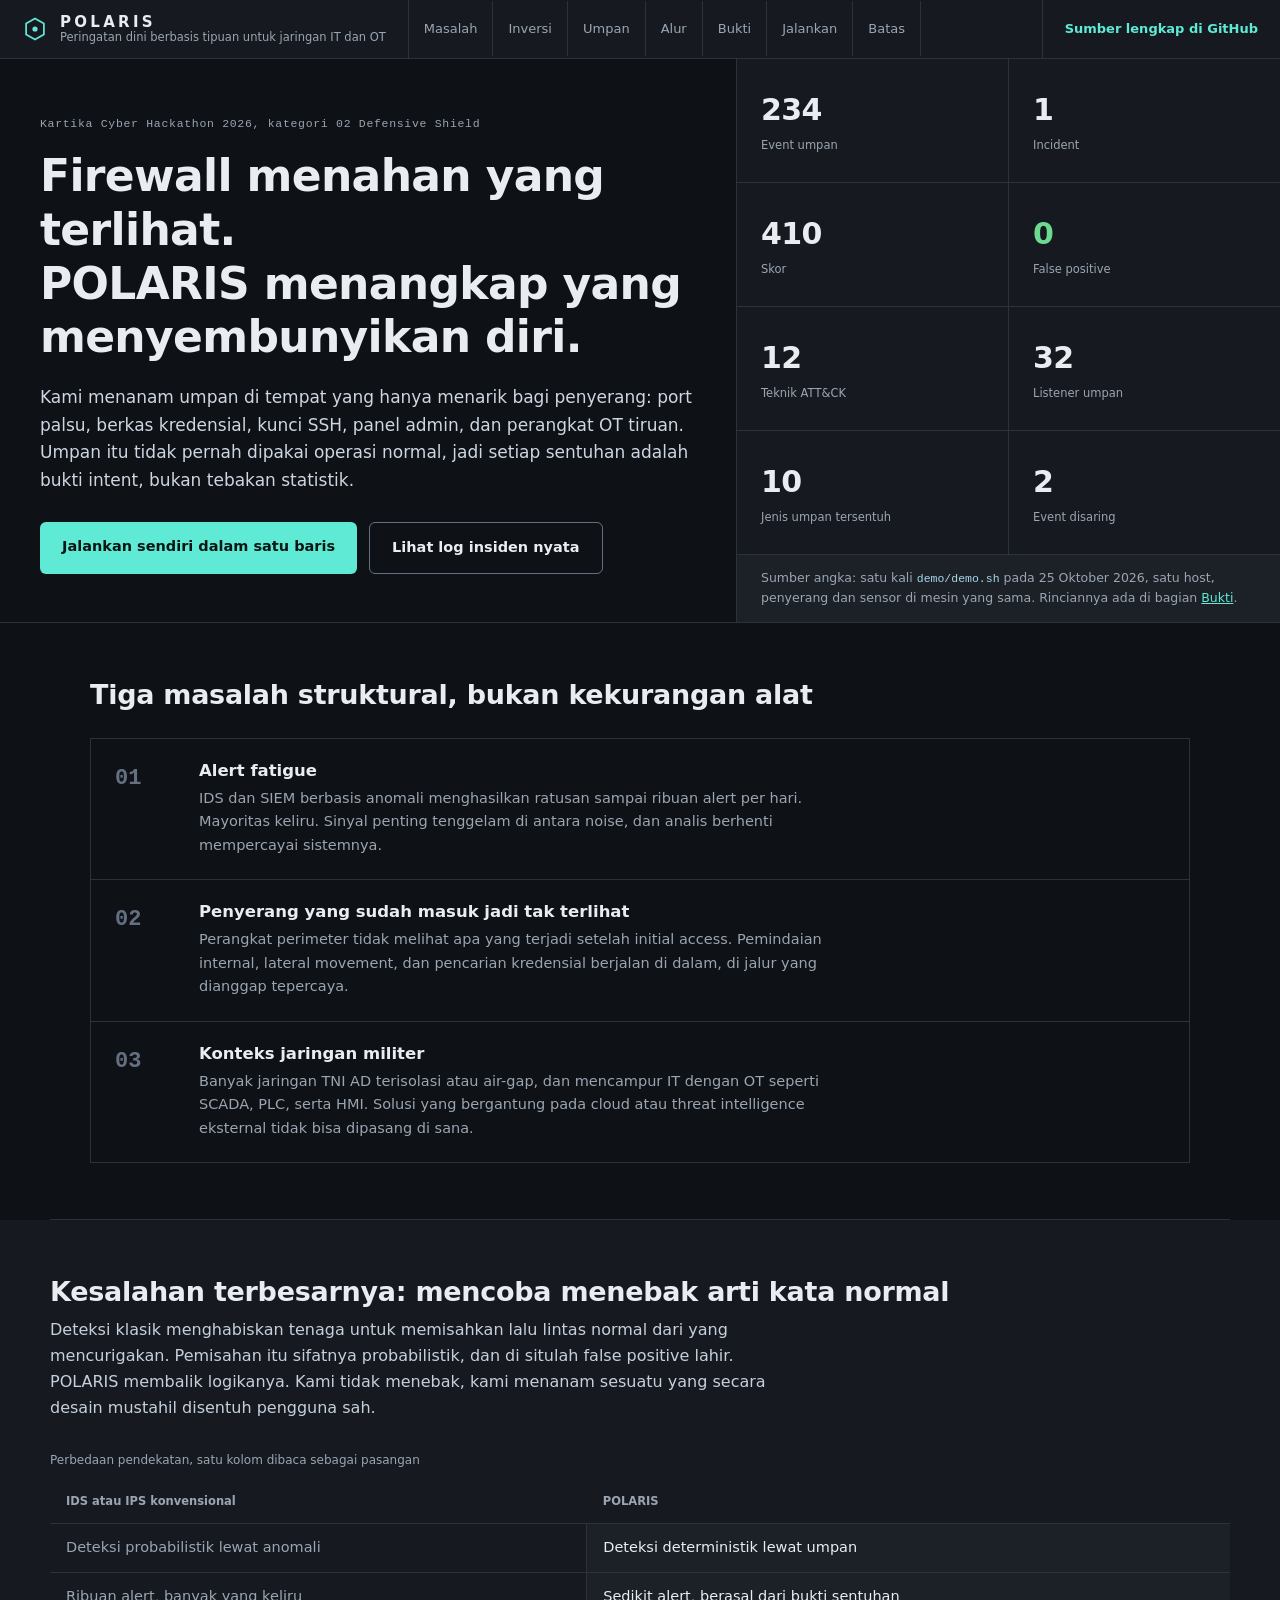
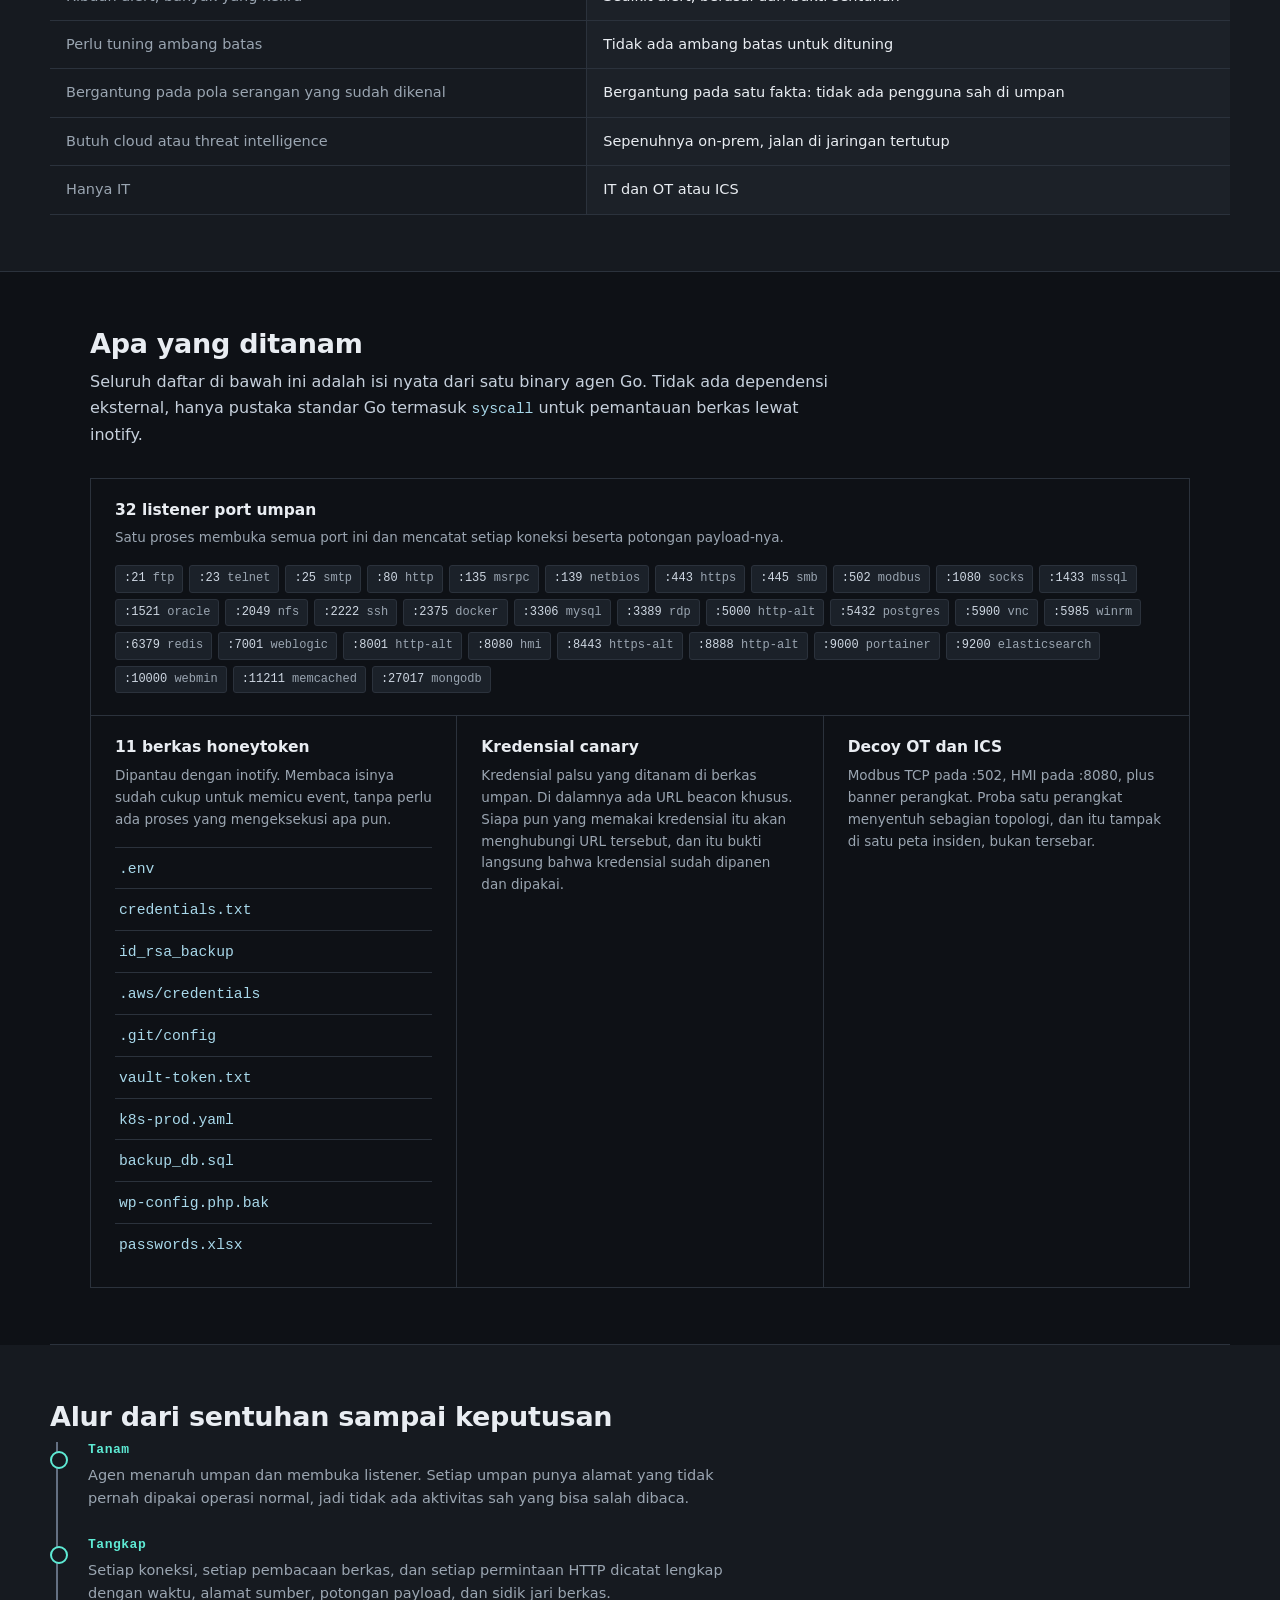
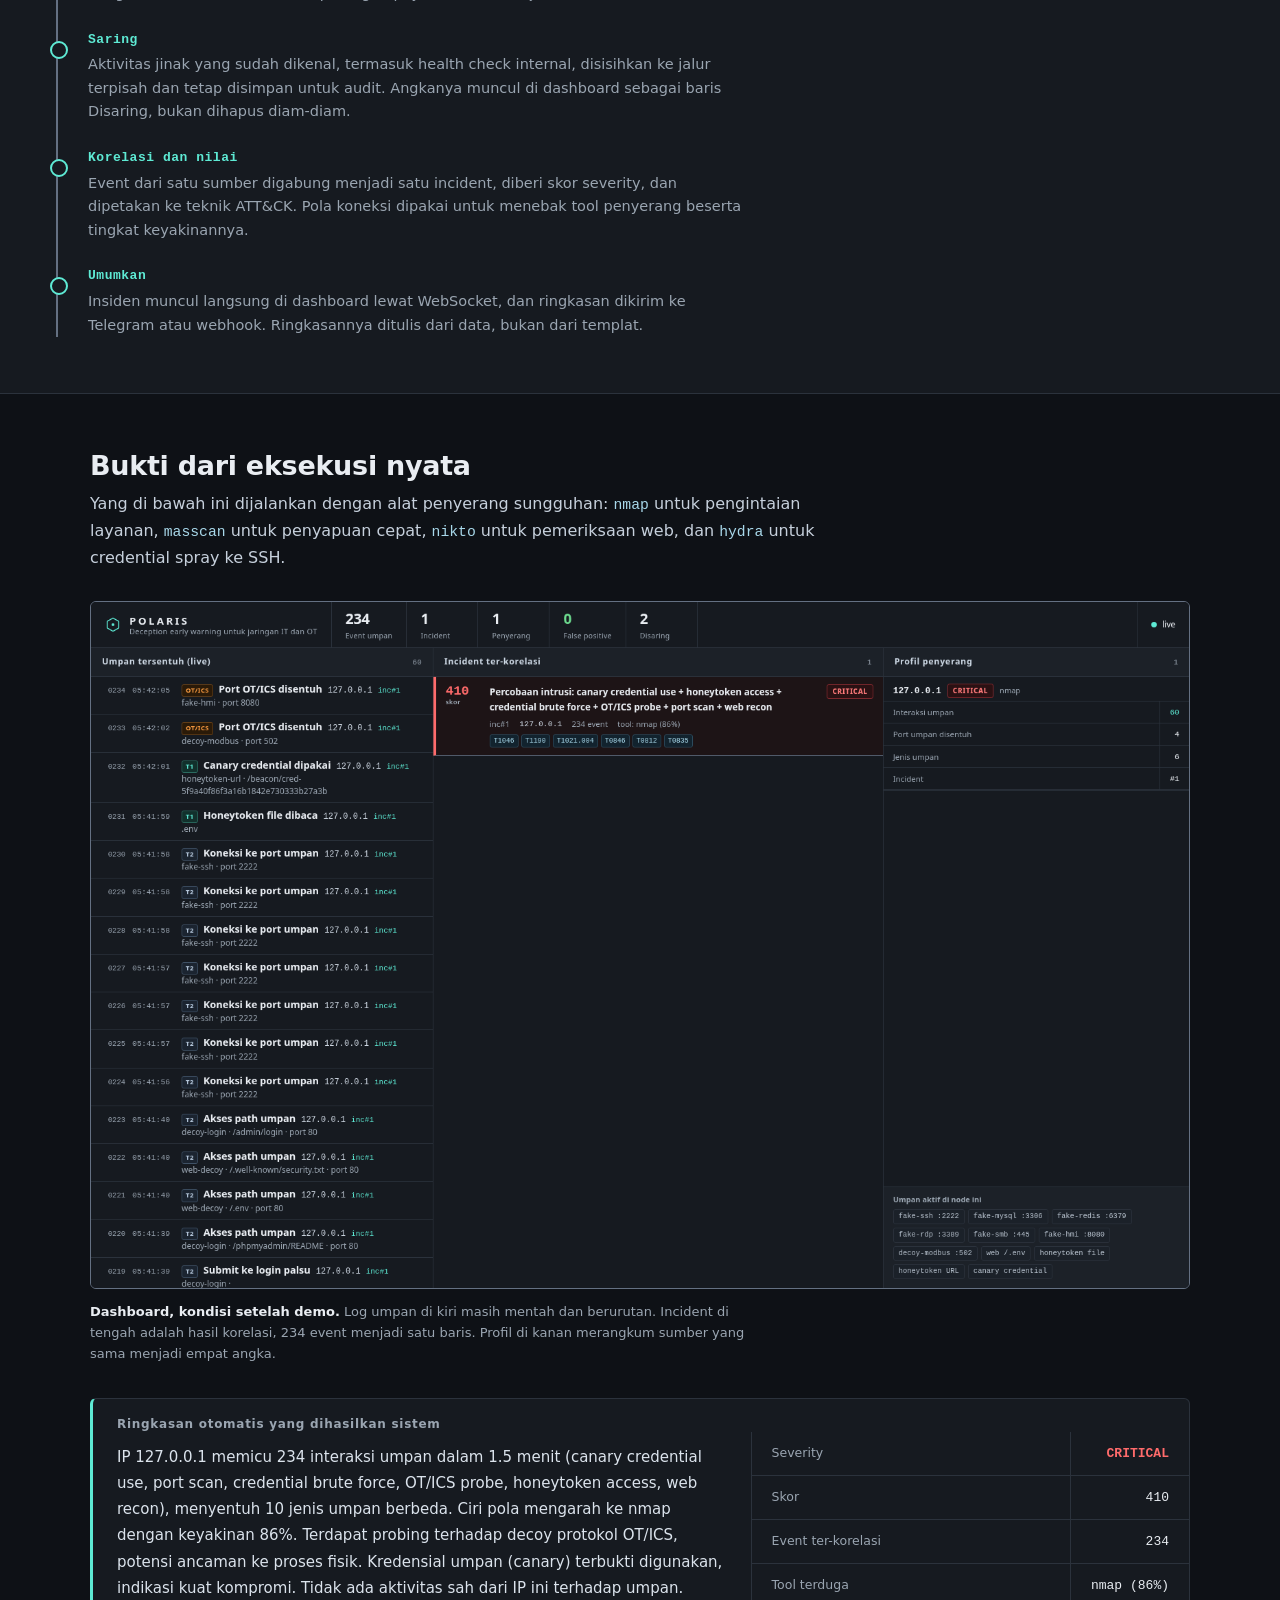
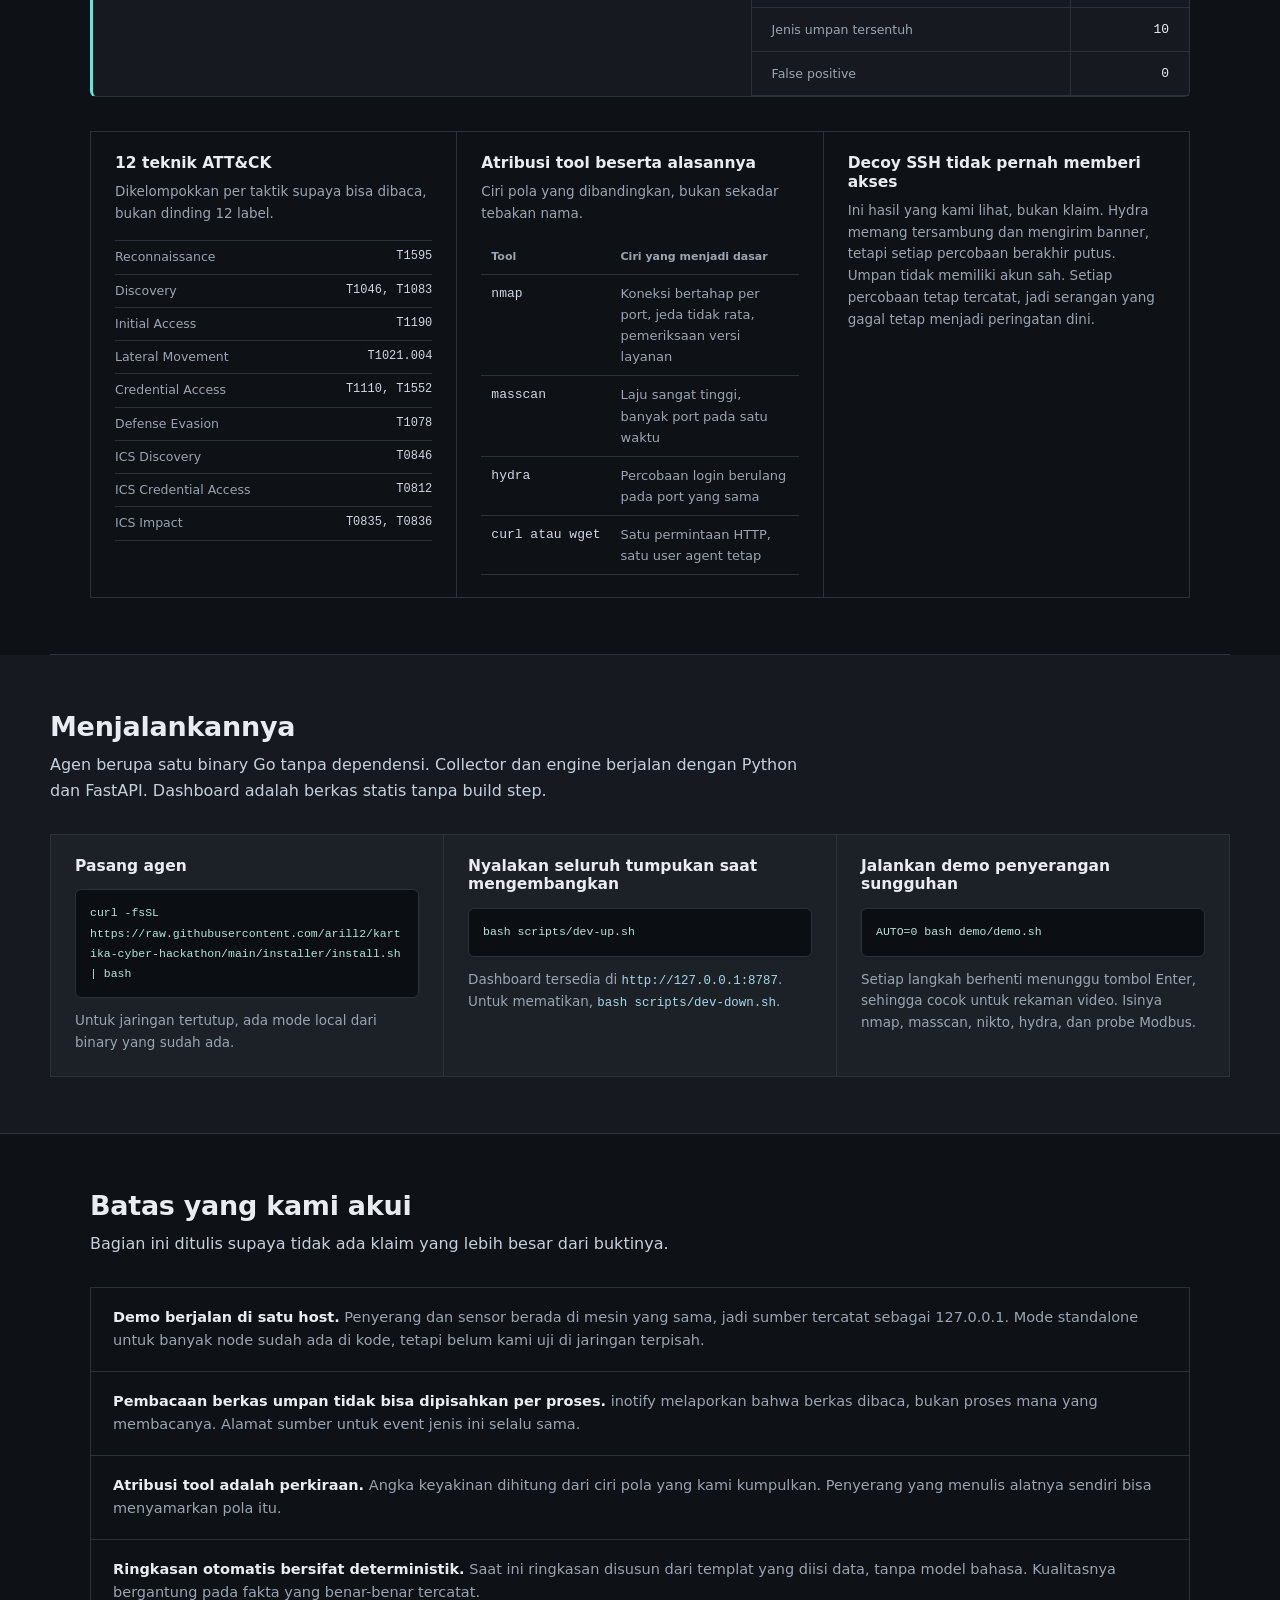
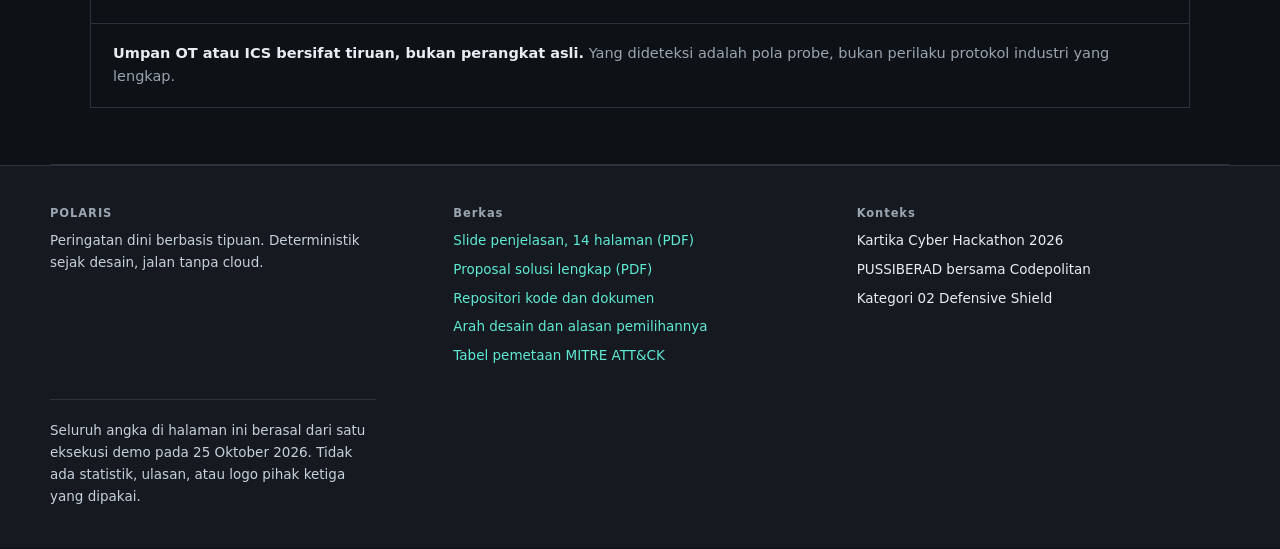
<file: index.html>
<!doctype html>
<html lang="id">
<head>
<meta charset="utf-8">
<meta name="viewport" content="width=device-width, initial-scale=1">
<title>POLARIS: peringatan dini berbasis tipuan untuk jaringan IT dan OT</title>
<meta name="description" content="POLARIS menanam umpan yang tidak pernah disentuh pengguna sah, sehingga setiap interaksi adalah bukti intent. Deterministik, nol false positive, jalan on-prem tanpa cloud.">
<meta name="theme-color" content="#0e1116">
<meta property="og:title" content="POLARIS: peringatan dini berbasis tipuan untuk jaringan IT dan OT">
<meta property="og:description" content="Setiap interaksi dengan umpan adalah bukti, bukan tebakan. Deterministik, nol false positive, on-prem.">
<meta property="og:type" content="website">
<link rel="icon" href="assets/emblem.svg" type="image/svg+xml">
<link rel="stylesheet" href="style.css">
</head>
<body>
<a class="skip" href="#main">Lompat ke konten</a>

<header class="topbar">
  <div class="brand">
    <svg class="mark" viewBox="0 0 24 24" fill="none" stroke="currentColor" stroke-width="1.6" aria-hidden="true">
      <path d="M12 2.4 20.2 7v10L12 21.6 3.8 17V7z"/>
      <circle cx="12" cy="12" r="2.4" fill="currentColor" stroke="none"/>
    </svg>
    <span class="brand-text">
      <span class="name">POLARIS</span>
      <span class="tagline">Peringatan dini berbasis tipuan untuk jaringan IT dan OT</span>
    </span>
  </div>

  <nav class="sitenav" aria-label="Bagian halaman">
    <a href="#masalah">Masalah</a>
    <a href="#inversi">Inversi</a>
    <a href="#umpan">Umpan</a>
    <a href="#alur">Alur</a>
    <a href="#bukti">Bukti</a>
    <a href="#jalankan">Jalankan</a>
    <a href="#batas">Batas</a>
  </nav>

  <p class="repo-link">
    <a href="https://github.com/arill2/kartika-cyber-hackathon">Sumber lengkap di GitHub</a>
  </p>
</header>

<main id="main">

  <!-- ============================================================ hero -->
  <section class="hero" aria-labelledby="hero-h">
    <div class="hero-copy">
      <p class="eyebrow">Kartika Cyber Hackathon 2026, kategori 02 Defensive Shield</p>
      <h1 id="hero-h">Firewall menahan yang terlihat.<br>POLARIS menangkap yang menyembunyikan diri.</h1>
      <p class="lede">
        Kami menanam umpan di tempat yang hanya menarik bagi penyerang: port palsu, berkas
        kredensial, kunci SSH, panel admin, dan perangkat OT tiruan. Umpan itu tidak
        pernah dipakai operasi normal, jadi setiap sentuhan adalah bukti intent, bukan
        tebakan statistik.
      </p>
      <p class="cta-row">
        <a class="cta" href="#jalankan">Jalankan sendiri dalam satu baris</a>
        <a class="cta-ghost" href="#bukti">Lihat log insiden nyata</a>
      </p>
    </div>

    <!-- angka di bawah ini berasal dari satu eksekusi demo, bukan perkiraan -->
    <div class="hero-stats">
      <dl class="readouts" aria-label="Hasil satu eksekusi demo di satu host">
        <div class="readout"><dt>Event umpan</dt><dd>234</dd></div>
        <div class="readout"><dt>Incident</dt><dd>1</dd></div>
        <div class="readout"><dt>Skor</dt><dd>410</dd></div>
        <div class="readout ok"><dt>False positive</dt><dd>0</dd></div>
        <div class="readout"><dt>Teknik ATT&amp;CK</dt><dd>12</dd></div>
        <div class="readout"><dt>Listener umpan</dt><dd>32</dd></div>
        <div class="readout"><dt>Jenis umpan tersentuh</dt><dd>10</dd></div>
        <div class="readout"><dt>Event disaring</dt><dd>2</dd></div>
      </dl>
      <p class="readout-note">
        Sumber angka: satu kali <code>demo/demo.sh</code> pada 25 Oktober 2026, satu host,
        penyerang dan sensor di mesin yang sama. Rinciannya ada di bagian
        <a href="#bukti">Bukti</a>.
      </p>
    </div>
  </section>

  <!-- ============================================================ masalah -->
  <section id="masalah" class="band" aria-labelledby="masalah-h">
    <h2 id="masalah-h">Tiga masalah struktural, bukan kekurangan alat</h2>
    <ol class="findings">
      <li>
        <span class="num">01</span>
        <div>
          <h3>Alert fatigue</h3>
          <p>IDS dan SIEM berbasis anomali menghasilkan ratusan sampai ribuan alert per hari.
          Mayoritas keliru. Sinyal penting tenggelam di antara noise, dan analis berhenti
          mempercayai sistemnya.</p>
        </div>
      </li>
      <li>
        <span class="num">02</span>
        <div>
          <h3>Penyerang yang sudah masuk jadi tak terlihat</h3>
          <p>Perangkat perimeter tidak melihat apa yang terjadi setelah initial access.
          Pemindaian internal, lateral movement, dan pencarian kredensial berjalan di dalam,
          di jalur yang dianggap tepercaya.</p>
        </div>
      </li>
      <li>
        <span class="num">03</span>
        <div>
          <h3>Konteks jaringan militer</h3>
          <p>Banyak jaringan TNI AD terisolasi atau air-gap, dan mencampur IT dengan OT
          seperti SCADA, PLC, serta HMI. Solusi yang bergantung pada cloud atau threat
          intelligence eksternal tidak bisa dipasang di sana.</p>
        </div>
      </li>
    </ol>
  </section>

  <!-- ============================================================ inversi -->
  <section id="inversi" class="band alt" aria-labelledby="inversi-h">
    <h2 id="inversi-h">Kesalahan terbesarnya: mencoba menebak arti kata normal</h2>
    <p class="wide">
      Deteksi klasik menghabiskan tenaga untuk memisahkan lalu lintas normal dari yang
      mencurigakan. Pemisahan itu sifatnya probabilistik, dan di situlah false positive
      lahir. POLARIS membalik logikanya. Kami tidak menebak, kami menanam sesuatu yang
      secara desain mustahil disentuh pengguna sah.
    </p>

    <table class="compare">
      <caption>Perbedaan pendekatan, satu kolom dibaca sebagai pasangan</caption>
      <thead>
        <tr><th scope="col">IDS atau IPS konvensional</th><th scope="col">POLARIS</th></tr>
      </thead>
      <tbody>
        <tr><td>Deteksi probabilistik lewat anomali</td><td>Deteksi deterministik lewat umpan</td></tr>
        <tr><td>Ribuan alert, banyak yang keliru</td><td>Sedikit alert, berasal dari bukti sentuhan</td></tr>
        <tr><td>Perlu tuning ambang batas</td><td>Tidak ada ambang batas untuk dituning</td></tr>
        <tr><td>Bergantung pada pola serangan yang sudah dikenal</td><td>Bergantung pada satu fakta: tidak ada pengguna sah di umpan</td></tr>
        <tr><td>Butuh cloud atau threat intelligence</td><td>Sepenuhnya on-prem, jalan di jaringan tertutup</td></tr>
        <tr><td>Hanya IT</td><td>IT dan OT atau ICS</td></tr>
      </tbody>
    </table>
  </section>

  <!-- ============================================================ umpan -->
  <section id="umpan" class="band" aria-labelledby="umpan-h">
    <h2 id="umpan-h">Apa yang ditanam</h2>
    <p class="wide">
      Seluruh daftar di bawah ini adalah isi nyata dari satu binary agen Go. Tidak ada
      dependensi eksternal, hanya pustaka standar Go termasuk <code>syscall</code> untuk
      pemantauan berkas lewat inotify.
    </p>

    <div class="tiles wide-first">
      <article class="tile">
        <h3>32 listener port umpan</h3>
        <p class="muted">Satu proses membuka semua port ini dan mencatat setiap koneksi
        beserta potongan payload-nya.</p>
        <ul class="ports">
          <li>:21 <span>ftp</span></li><li>:23 <span>telnet</span></li><li>:25 <span>smtp</span></li>
          <li>:80 <span>http</span></li><li>:135 <span>msrpc</span></li><li>:139 <span>netbios</span></li>
          <li>:443 <span>https</span></li><li>:445 <span>smb</span></li><li>:502 <span>modbus</span></li>
          <li>:1080 <span>socks</span></li><li>:1433 <span>mssql</span></li><li>:1521 <span>oracle</span></li>
          <li>:2049 <span>nfs</span></li><li>:2222 <span>ssh</span></li><li>:2375 <span>docker</span></li>
          <li>:3306 <span>mysql</span></li><li>:3389 <span>rdp</span></li><li>:5000 <span>http-alt</span></li>
          <li>:5432 <span>postgres</span></li><li>:5900 <span>vnc</span></li><li>:5985 <span>winrm</span></li>
          <li>:6379 <span>redis</span></li><li>:7001 <span>weblogic</span></li><li>:8001 <span>http-alt</span></li>
          <li>:8080 <span>hmi</span></li><li>:8443 <span>https-alt</span></li><li>:8888 <span>http-alt</span></li>
          <li>:9000 <span>portainer</span></li><li>:9200 <span>elasticsearch</span></li><li>:10000 <span>webmin</span></li>
          <li>:11211 <span>memcached</span></li><li>:27017 <span>mongodb</span></li>
        </ul>
      </article>

      <article class="tile">
        <h3>11 berkas honeytoken</h3>
        <p class="muted">Dipantau dengan inotify. Membaca isinya sudah cukup untuk memicu
        event, tanpa perlu ada proses yang mengeksekusi apa pun.</p>
        <ul class="files">
          <li><code>.env</code></li>
          <li><code>credentials.txt</code></li>
          <li><code>id_rsa_backup</code></li>
          <li><code>.aws/credentials</code></li>
          <li><code>.git/config</code></li>
          <li><code>vault-token.txt</code></li>
          <li><code>k8s-prod.yaml</code></li>
          <li><code>backup_db.sql</code></li>
          <li><code>wp-config.php.bak</code></li>
          <li><code>passwords.xlsx</code></li>
        </ul>
      </article>

      <article class="tile">
        <h3>Kredensial canary</h3>
        <p class="muted">Kredensial palsu yang ditanam di berkas umpan. Di dalamnya ada URL
        beacon khusus. Siapa pun yang memakai kredensial itu akan menghubungi URL tersebut,
        dan itu bukti langsung bahwa kredensial sudah dipanen dan dipakai.</p>
      </article>

      <article class="tile">
        <h3>Decoy OT dan ICS</h3>
        <p class="muted">Modbus TCP pada :502, HMI pada :8080, plus banner perangkat.
        Proba satu perangkat menyentuh sebagian topologi, dan itu tampak di satu peta
        insiden, bukan tersebar.</p>
      </article>
    </div>
  </section>

  <!-- ============================================================ alur -->
  <section id="alur" class="band alt" aria-labelledby="alur-h">
    <h2 id="alur-h">Alur dari sentuhan sampai keputusan</h2>
    <ol class="pipeline">
      <li>
        <h3>Tanam</h3>
        <p>Agen menaruh umpan dan membuka listener. Setiap umpan punya alamat yang tidak
        pernah dipakai operasi normal, jadi tidak ada aktivitas sah yang bisa salah dibaca.</p>
      </li>
      <li>
        <h3>Tangkap</h3>
        <p>Setiap koneksi, setiap pembacaan berkas, dan setiap permintaan HTTP dicatat
        lengkap dengan waktu, alamat sumber, potongan payload, dan sidik jari berkas.</p>
      </li>
      <li>
        <h3>Saring</h3>
        <p>Aktivitas jinak yang sudah dikenal, termasuk health check internal, disisihkan
        ke jalur terpisah dan tetap disimpan untuk audit. Angkanya muncul di dashboard
        sebagai baris Disaring, bukan dihapus diam-diam.</p>
      </li>
      <li>
        <h3>Korelasi dan nilai</h3>
        <p>Event dari satu sumber digabung menjadi satu incident, diberi skor severity,
        dan dipetakan ke teknik ATT&amp;CK. Pola koneksi dipakai untuk menebak tool penyerang
        beserta tingkat keyakinannya.</p>
      </li>
      <li>
        <h3>Umumkan</h3>
        <p>Insiden muncul langsung di dashboard lewat WebSocket, dan ringkasan dikirim ke
        Telegram atau webhook. Ringkasannya ditulis dari data, bukan dari templat.</p>
      </li>
    </ol>
  </section>

  <!-- ============================================================ bukti -->
  <section id="bukti" class="band" aria-labelledby="bukti-h">
    <h2 id="bukti-h">Bukti dari eksekusi nyata</h2>
    <p class="wide">
      Yang di bawah ini dijalankan dengan alat penyerang sungguhan: <code>nmap</code> untuk
      pengintaian layanan, <code>masscan</code> untuk penyapuan cepat, <code>nikto</code>
      untuk pemeriksaan web, dan <code>hydra</code> untuk credential spray ke SSH.
    </p>

    <figure class="shot">
      <img src="assets/dashboard-desktop.png" width="1600" height="1000" loading="lazy"
           alt="Dashboard POLARIS: kolom kiri berisi log umpan yang tertangkap berurutan, kolom tengah berisi incident ter-korelasi bernilai 410 dengan label CRITICAL, kolom kanan berisi profil penyerang.">
      <figcaption>
        <strong>Dashboard, kondisi setelah demo.</strong> Log umpan di kiri masih mentah dan
        berurutan. Incident di tengah adalah hasil korelasi, 234 event menjadi satu baris.
        Profil di kanan merangkum sumber yang sama menjadi empat angka.
      </figcaption>
    </figure>

    <div class="verdict">
      <h3>Ringkasan otomatis yang dihasilkan sistem</h3>
      <p class="quote">
        IP 127.0.0.1 memicu 234 interaksi umpan dalam 1.5 menit (canary credential use, port
        scan, credential brute force, OT/ICS probe, honeytoken access, web recon), menyentuh
        10 jenis umpan berbeda. Ciri pola mengarah ke nmap dengan keyakinan 86%. Terdapat
        probing terhadap decoy protokol OT/ICS, potensi ancaman ke proses fisik. Kredensial
        umpan (canary) terbukti digunakan, indikasi kuat kompromi. Tidak ada aktivitas sah
        dari IP ini terhadap umpan.
      </p>
      <dl class="spec">
        <dt>Severity</dt><dd class="hi">CRITICAL</dd>
        <dt>Skor</dt><dd>410</dd>
        <dt>Event ter-korelasi</dt><dd>234</dd>
        <dt>Tool terduga</dt><dd>nmap (86%)</dd>
        <dt>Jenis umpan tersentuh</dt><dd>10</dd>
        <dt>False positive</dt><dd>0</dd>
      </dl>
    </div>

    <div class="tiles">
      <article class="tile">
        <h3>12 teknik ATT&amp;CK</h3>
        <p class="muted">Dikelompokkan per taktik supaya bisa dibaca, bukan dinding 12 label.</p>
        <dl class="mitre">
          <dt>Reconnaissance</dt><dd>T1595</dd>
          <dt>Discovery</dt><dd>T1046, T1083</dd>
          <dt>Initial Access</dt><dd>T1190</dd>
          <dt>Lateral Movement</dt><dd>T1021.004</dd>
          <dt>Credential Access</dt><dd>T1110, T1552</dd>
          <dt>Defense Evasion</dt><dd>T1078</dd>
          <dt>ICS Discovery</dt><dd>T0846</dd>
          <dt>ICS Credential Access</dt><dd>T0812</dd>
          <dt>ICS Impact</dt><dd>T0835, T0836</dd>
        </dl>
      </article>

      <article class="tile">
        <h3>Atribusi tool beserta alasannya</h3>
        <p class="muted">Ciri pola yang dibandingkan, bukan sekadar tebakan nama.</p>
        <table class="mini">
          <thead><tr><th scope="col">Tool</th><th scope="col">Ciri yang menjadi dasar</th></tr></thead>
          <tbody>
            <tr><td>nmap</td><td>Koneksi bertahap per port, jeda tidak rata, pemeriksaan versi layanan</td></tr>
            <tr><td>masscan</td><td>Laju sangat tinggi, banyak port pada satu waktu</td></tr>
            <tr><td>hydra</td><td>Percobaan login berulang pada port yang sama</td></tr>
            <tr><td>curl atau wget</td><td>Satu permintaan HTTP, satu user agent tetap</td></tr>
          </tbody>
        </table>
      </article>

      <article class="tile">
        <h3>Decoy SSH tidak pernah memberi akses</h3>
        <p class="muted">Ini hasil yang kami lihat, bukan klaim. Hydra memang tersambung dan
        mengirim banner, tetapi setiap percobaan berakhir putus. Umpan tidak memiliki akun
        sah. Setiap percobaan tetap tercatat, jadi serangan yang gagal tetap menjadi
        peringatan dini.</p>
      </article>
    </div>
  </section>

  <!-- ============================================================ jalankan -->
  <section id="jalankan" class="band alt" aria-labelledby="jalankan-h">
    <h2 id="jalankan-h">Menjalankannya</h2>
    <p class="wide">
      Agen berupa satu binary Go tanpa dependensi. Collector dan engine berjalan dengan
      Python dan FastAPI. Dashboard adalah berkas statis tanpa build step.
    </p>

    <div class="tiles">
      <article class="tile code">
        <h3>Pasang agen</h3>
        <pre><code>curl -fsSL https://raw.githubusercontent.com/arill2/kartika-cyber-hackathon/main/installer/install.sh | bash</code></pre>
        <p class="muted">Untuk jaringan tertutup, ada mode local dari binary yang sudah ada.</p>
      </article>

      <article class="tile code">
        <h3>Nyalakan seluruh tumpukan saat mengembangkan</h3>
        <pre><code>bash scripts/dev-up.sh</code></pre>
        <p class="muted">Dashboard tersedia di <code>http://127.0.0.1:8787</code>. Untuk
        mematikan, <code>bash scripts/dev-down.sh</code>.</p>
      </article>

      <article class="tile code">
        <h3>Jalankan demo penyerangan sungguhan</h3>
        <pre><code>AUTO=0 bash demo/demo.sh</code></pre>
        <p class="muted">Setiap langkah berhenti menunggu tombol Enter, sehingga cocok untuk
        rekaman video. Isinya nmap, masscan, nikto, hydra, dan probe Modbus.</p>
      </article>
    </div>
  </section>

  <!-- ============================================================ batas -->
  <section id="batas" class="band" aria-labelledby="batas-h">
    <h2 id="batas-h">Batas yang kami akui</h2>
    <p class="wide">
      Bagian ini ditulis supaya tidak ada klaim yang lebih besar dari buktinya.
    </p>
    <ul class="limits">
      <li>
        <strong>Demo berjalan di satu host.</strong> Penyerang dan sensor berada di mesin
        yang sama, jadi sumber tercatat sebagai 127.0.0.1. Mode standalone untuk banyak node
        sudah ada di kode, tetapi belum kami uji di jaringan terpisah.
      </li>
      <li>
        <strong>Pembacaan berkas umpan tidak bisa dipisahkan per proses.</strong> inotify
        melaporkan bahwa berkas dibaca, bukan proses mana yang membacanya. Alamat sumber
        untuk event jenis ini selalu sama.
      </li>
      <li>
        <strong>Atribusi tool adalah perkiraan.</strong> Angka keyakinan dihitung dari ciri
        pola yang kami kumpulkan. Penyerang yang menulis alatnya sendiri bisa menyamarkan
        pola itu.
      </li>
      <li>
        <strong>Ringkasan otomatis bersifat deterministik.</strong> Saat ini ringkasan
        disusun dari templat yang diisi data, tanpa model bahasa. Kualitasnya bergantung
        pada fakta yang benar-benar tercatat.
      </li>
      <li>
        <strong>Umpan OT atau ICS bersifat tiruan, bukan perangkat asli.</strong> Yang
        dideteksi adalah pola probe, bukan perilaku protokol industri yang lengkap.
      </li>
    </ul>
  </section>

</main>

<footer class="footer">
  <div class="footer-grid">
    <div class="foot-block">
      <h2>POLARIS</h2>
      <p>Peringatan dini berbasis tipuan. Deterministik sejak desain, jalan tanpa cloud.</p>
    </div>
    <div class="foot-block">
      <h2>Berkas</h2>
      <ul>
        <li><a href="files/POLARIS_Slides_Kartika_2026.pdf">Slide penjelasan, 14 halaman (PDF)</a></li>
        <li><a href="files/POLARIS_Proposal_Kartika_2026.pdf">Proposal solusi lengkap (PDF)</a></li>
        <li><a href="https://github.com/arill2/kartika-cyber-hackathon">Repositori kode dan dokumen</a></li>
        <li><a href="https://github.com/arill2/kartika-cyber-hackathon/blob/main/DESIGN.md">Arah desain dan alasan pemilihannya</a></li>
        <li><a href="https://github.com/arill2/kartika-cyber-hackathon/blob/main/docs/12-mitre-mapping.md">Tabel pemetaan MITRE ATT&amp;CK</a></li>
      </ul>
    </div>
    <div class="foot-block">
      <h2>Konteks</h2>
      <ul>
        <li>Kartika Cyber Hackathon 2026</li>
        <li>PUSSIBERAD bersama Codepolitan</li>
        <li>Kategori 02 Defensive Shield</li>
      </ul>
    </div>
  </div>
  <p class="foot-note">
    Seluruh angka di halaman ini berasal dari satu eksekusi demo pada 25 Oktober 2026.
    Tidak ada statistik, ulasan, atau logo pihak ketiga yang dipakai.
  </p>
</footer>

</body>
</html>
</file>
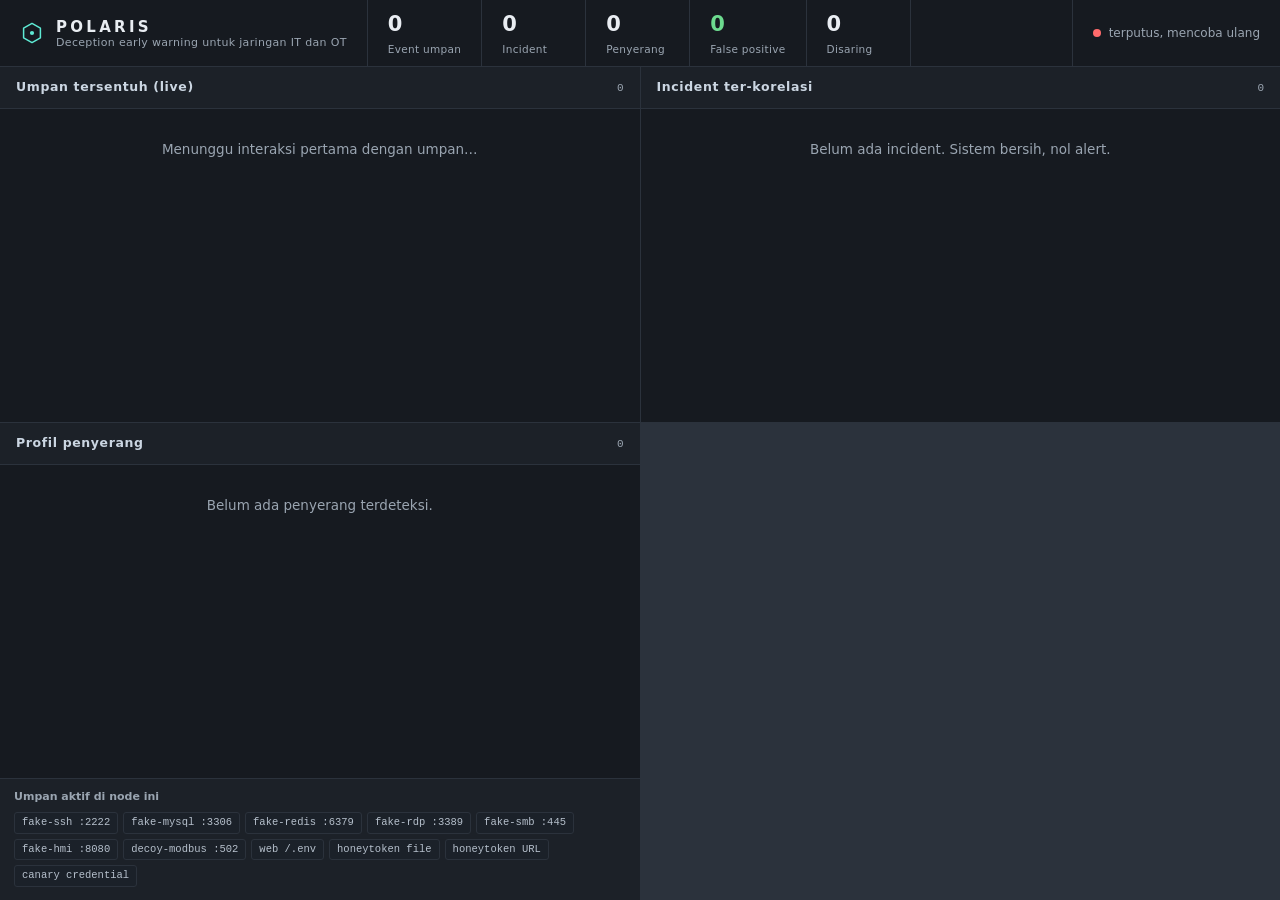
<file: dashboard/index.html>
<!doctype html>
<html lang="id">
<head>
<meta charset="utf-8">
<meta name="viewport" content="width=device-width, initial-scale=1">
<title>POLARIS · Deception Early Warning (IT/OT)</title>
<link rel="stylesheet" href="style.css">
</head>
<body>
<a class="skip" href="#main">Lompat ke konten utama</a>

<header class="topbar">
  <div class="brand">
    <svg class="mark" viewBox="0 0 32 32" aria-hidden="true" focusable="false">
      <path d="M16 3.2 27.2 9.6v12.8L16 28.8 4.8 22.4V9.6Z" fill="none" stroke="currentColor" stroke-width="2" stroke-linejoin="round"/>
      <circle cx="16" cy="16" r="2.8" fill="currentColor"/>
    </svg>
    <div class="brand-text">
      <span class="name">POLARIS</span>
      <span class="tagline">Deception early warning untuk jaringan IT dan OT</span>
    </div>
  </div>

  <dl class="readouts" aria-label="Ringkasan sistem">
    <div class="readout"><dt>Event umpan</dt><dd id="stat-events">0</dd></div>
    <div class="readout"><dt>Incident</dt><dd id="stat-incidents">0</dd></div>
    <div class="readout"><dt>Penyerang</dt><dd id="stat-attackers">0</dd></div>
    <div class="readout ok"><dt>False positive</dt><dd id="stat-fp">0</dd></div>
    <div class="readout" title="Aktivitas jinak yang dikenali (health check internal), tetap tersimpan untuk audit">
      <dt>Disaring</dt><dd id="stat-suppressed">0</dd></div>
  </dl>

  <p class="conn" id="conn" data-state="connecting">
    <span class="dot" aria-hidden="true"></span><span id="conn-text">menghubungkan</span>
  </p>
</header>

<p class="banner" id="banner" role="alert" hidden></p>

<main class="grid" id="main">
  <section class="panel" aria-labelledby="h-feed">
    <div class="panel-head">
      <h2 id="h-feed">Umpan tersentuh (live)</h2>
      <span class="count"><span id="ev-count">0</span></span>
    </div>
    <ol class="feed" id="feed">
      <li class="state" id="feed-state">Menunggu interaksi pertama dengan umpan…</li>
    </ol>
  </section>

  <section class="panel" aria-labelledby="h-incidents">
    <div class="panel-head">
      <h2 id="h-incidents">Incident ter-korelasi</h2>
      <span class="count"><span id="inc-count">0</span></span>
    </div>
    <div class="incidents" id="incidents">
      <p class="state" id="inc-state">Belum ada incident. Sistem bersih, nol alert.</p>
    </div>
  </section>

  <section class="panel" aria-labelledby="h-attackers">
    <div class="panel-head">
      <h2 id="h-attackers">Profil penyerang</h2>
      <span class="count"><span id="atk-count">0</span></span>
    </div>
    <ul class="attackers" id="attackers">
      <li class="state">Belum ada penyerang terdeteksi.</li>
    </ul>
    <div class="decoys">
      <h3>Umpan aktif di node ini</h3>
      <ul class="decoys-list">
        <li>fake-ssh :2222</li><li>fake-mysql :3306</li><li>fake-redis :6379</li>
        <li>fake-rdp :3389</li><li>fake-smb :445</li><li>fake-hmi :8080</li>
        <li>decoy-modbus :502</li><li>web /.env</li><li>honeytoken file</li>
        <li>honeytoken URL</li><li>canary credential</li>
      </ul>
    </div>
  </section>
</main>

<div class="modal" id="modal" hidden>
  <div class="modal-box" role="dialog" aria-modal="true" aria-labelledby="m-title" id="m-box">
    <button class="close" id="modal-close" type="button">Tutup</button>
    <div id="modal-body"></div>
  </div>
</div>

<p class="sr-only" id="live-region" role="status" aria-live="polite"></p>

<script src="app.js"></script>
</body>
</html>
</file>
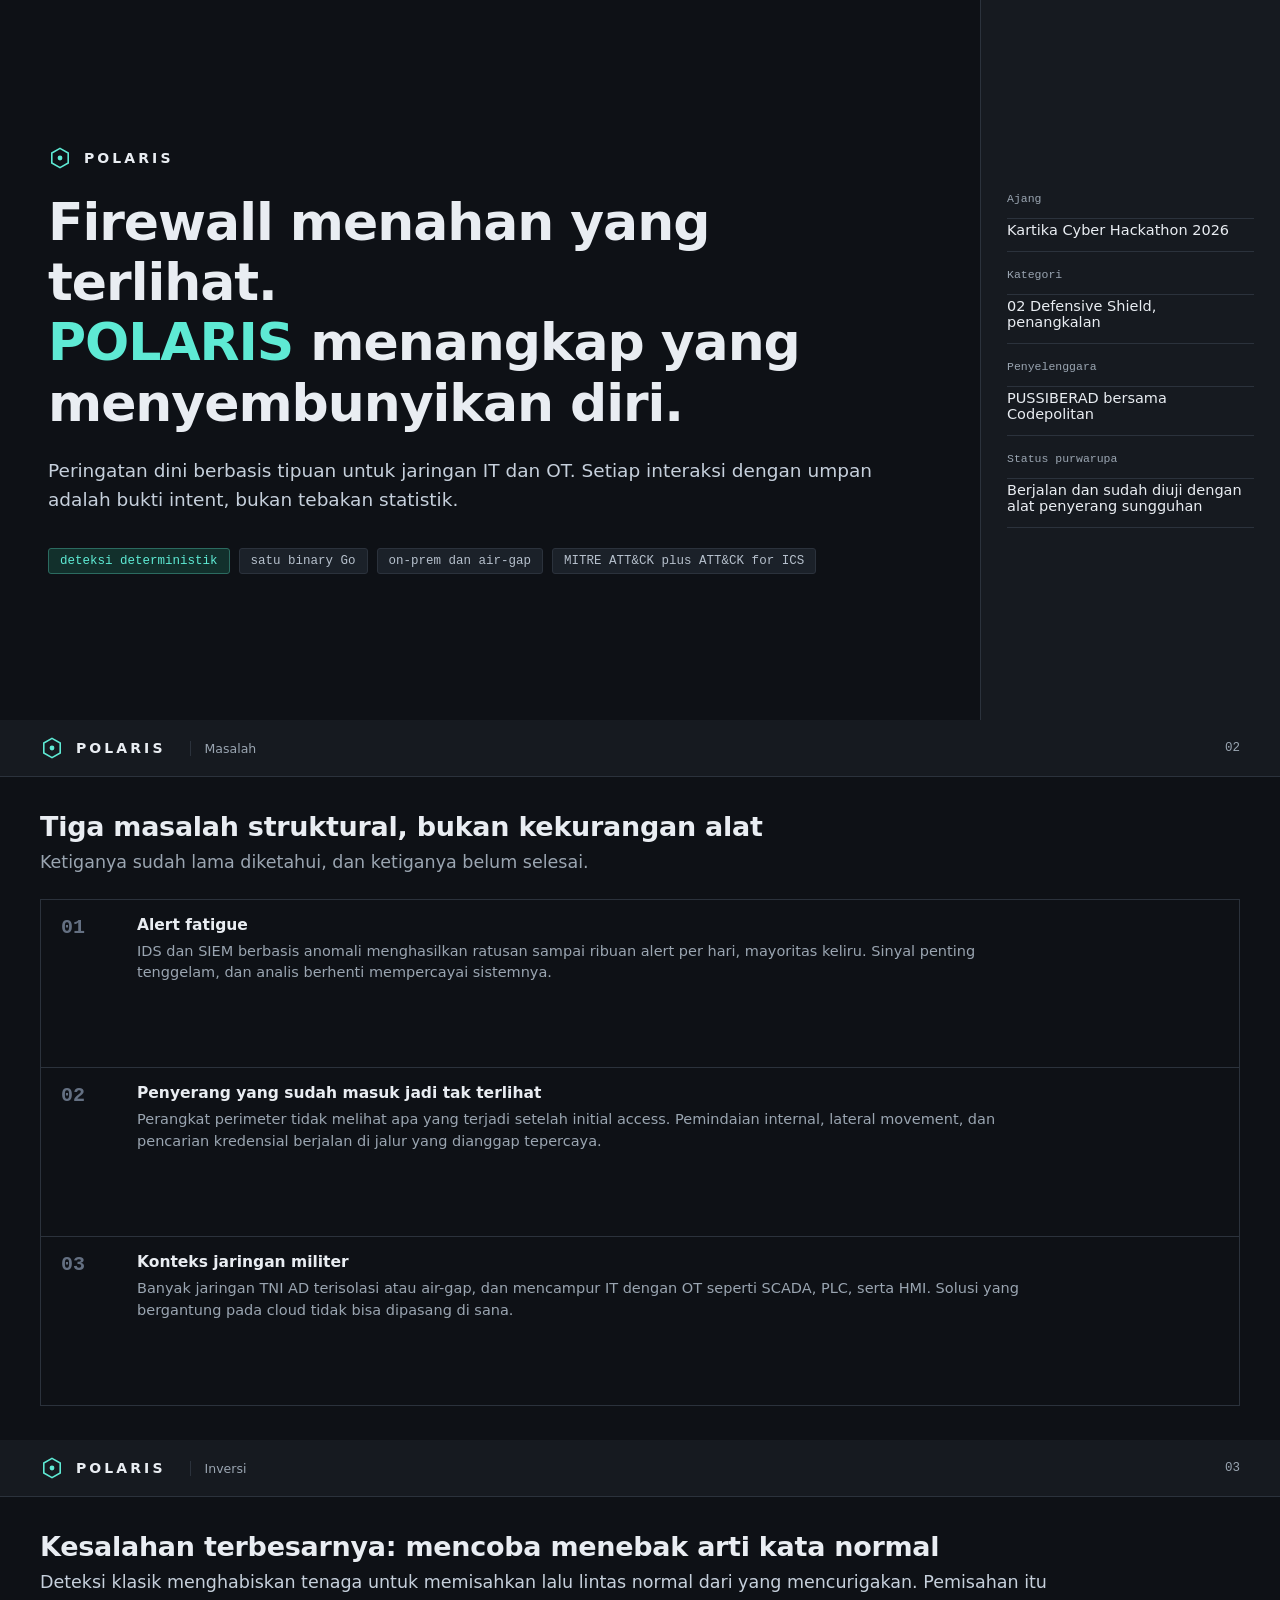
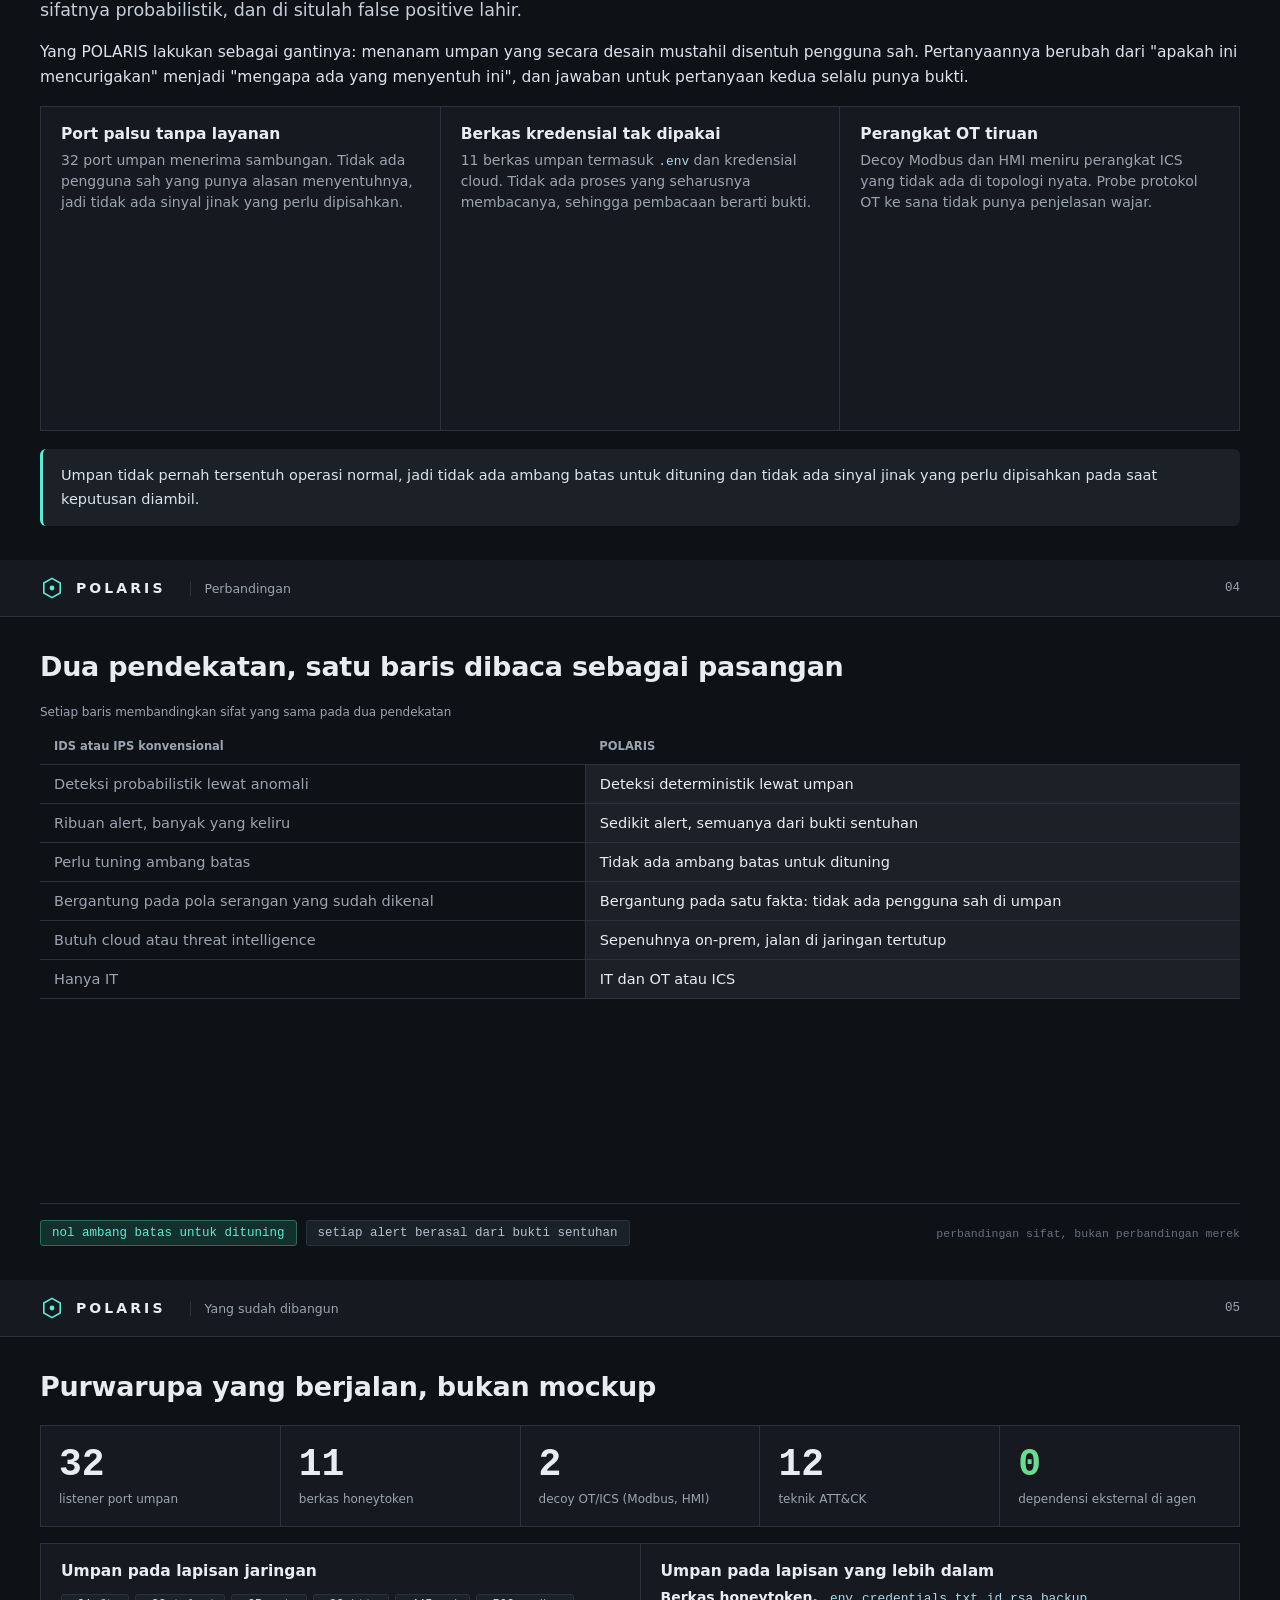
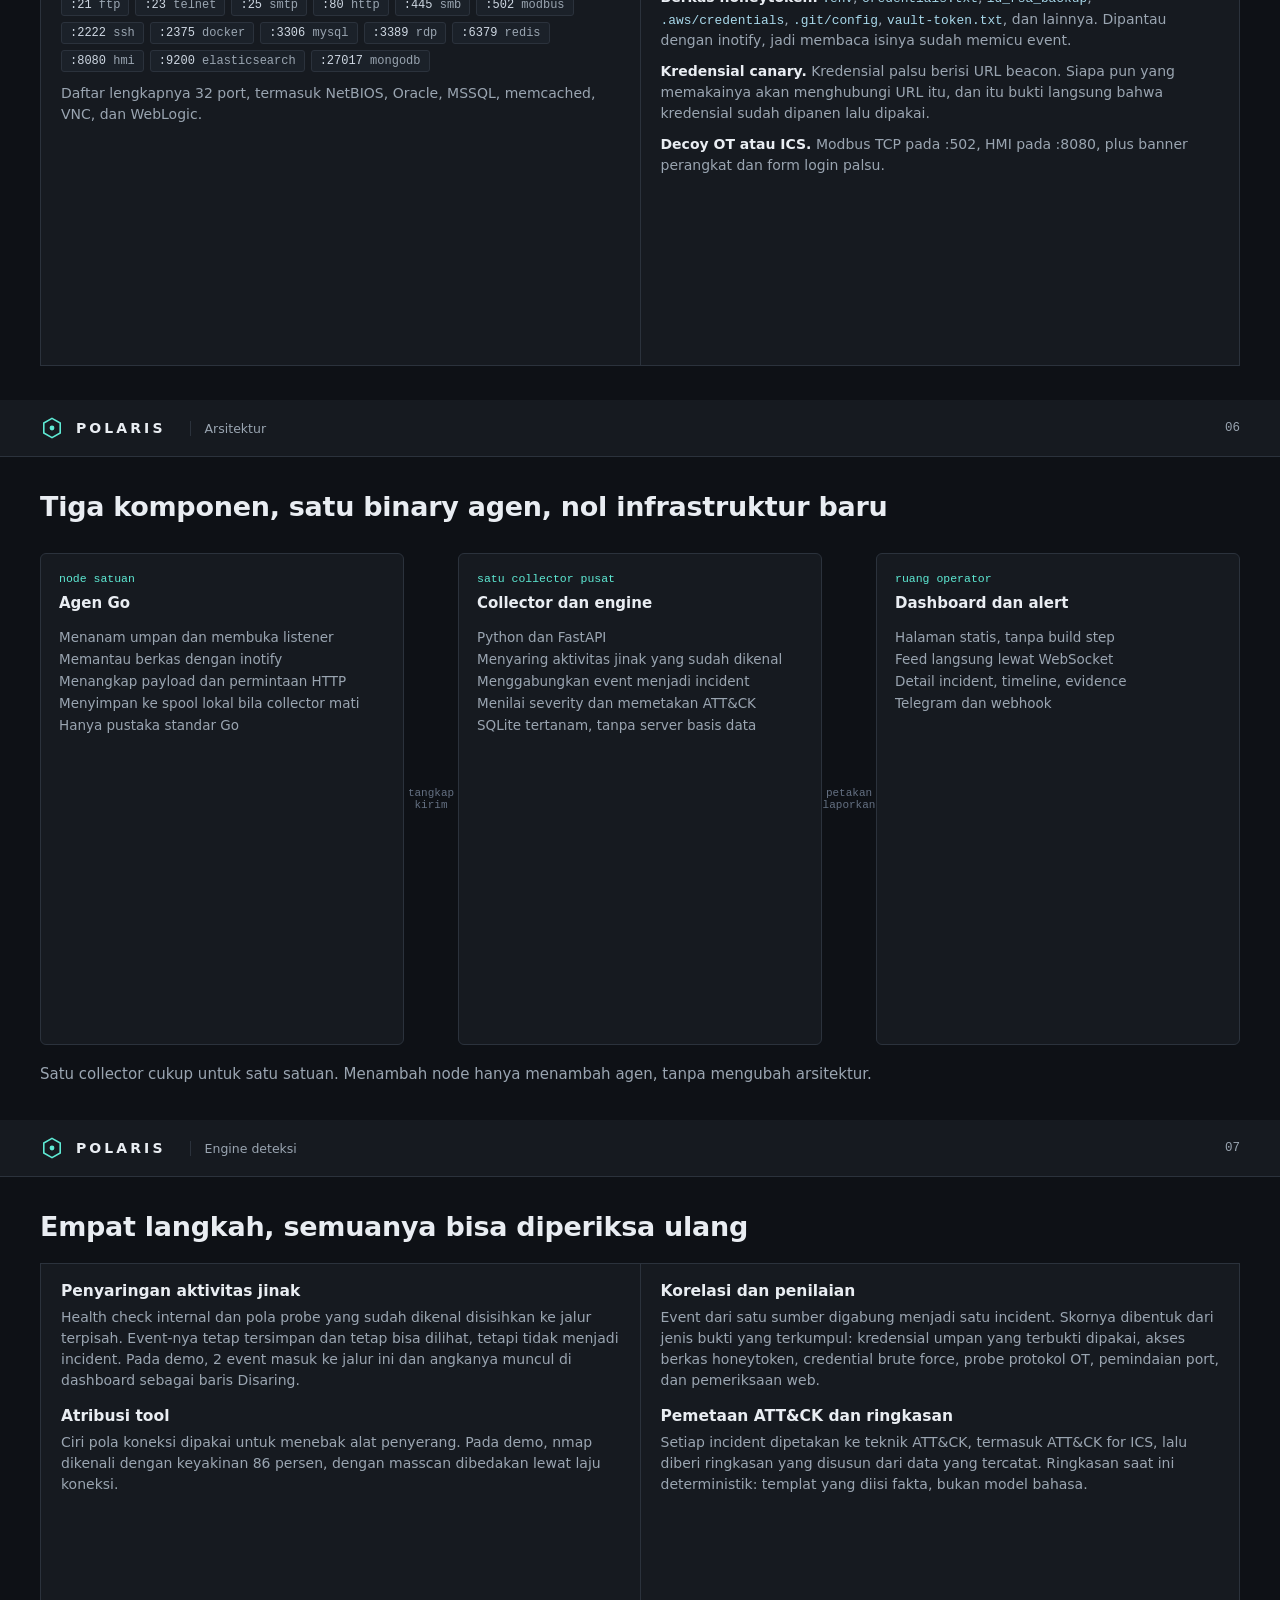
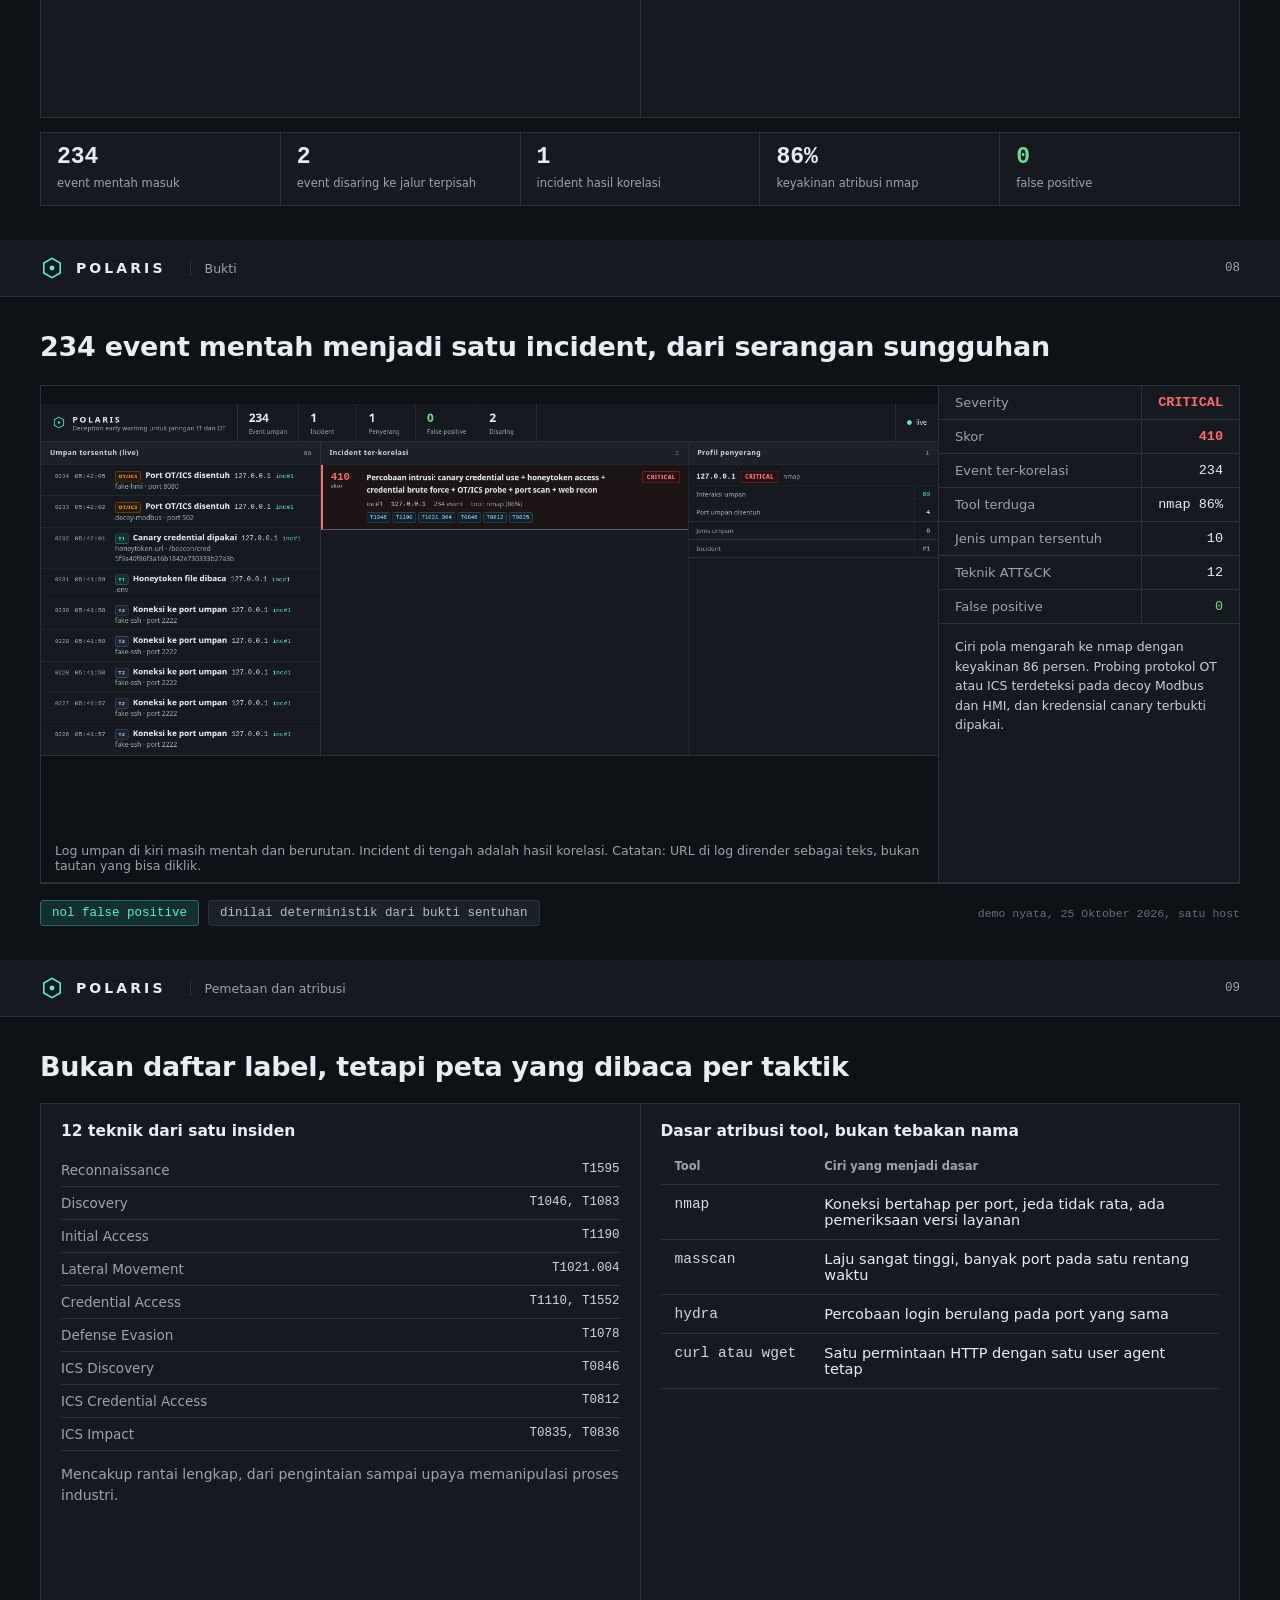
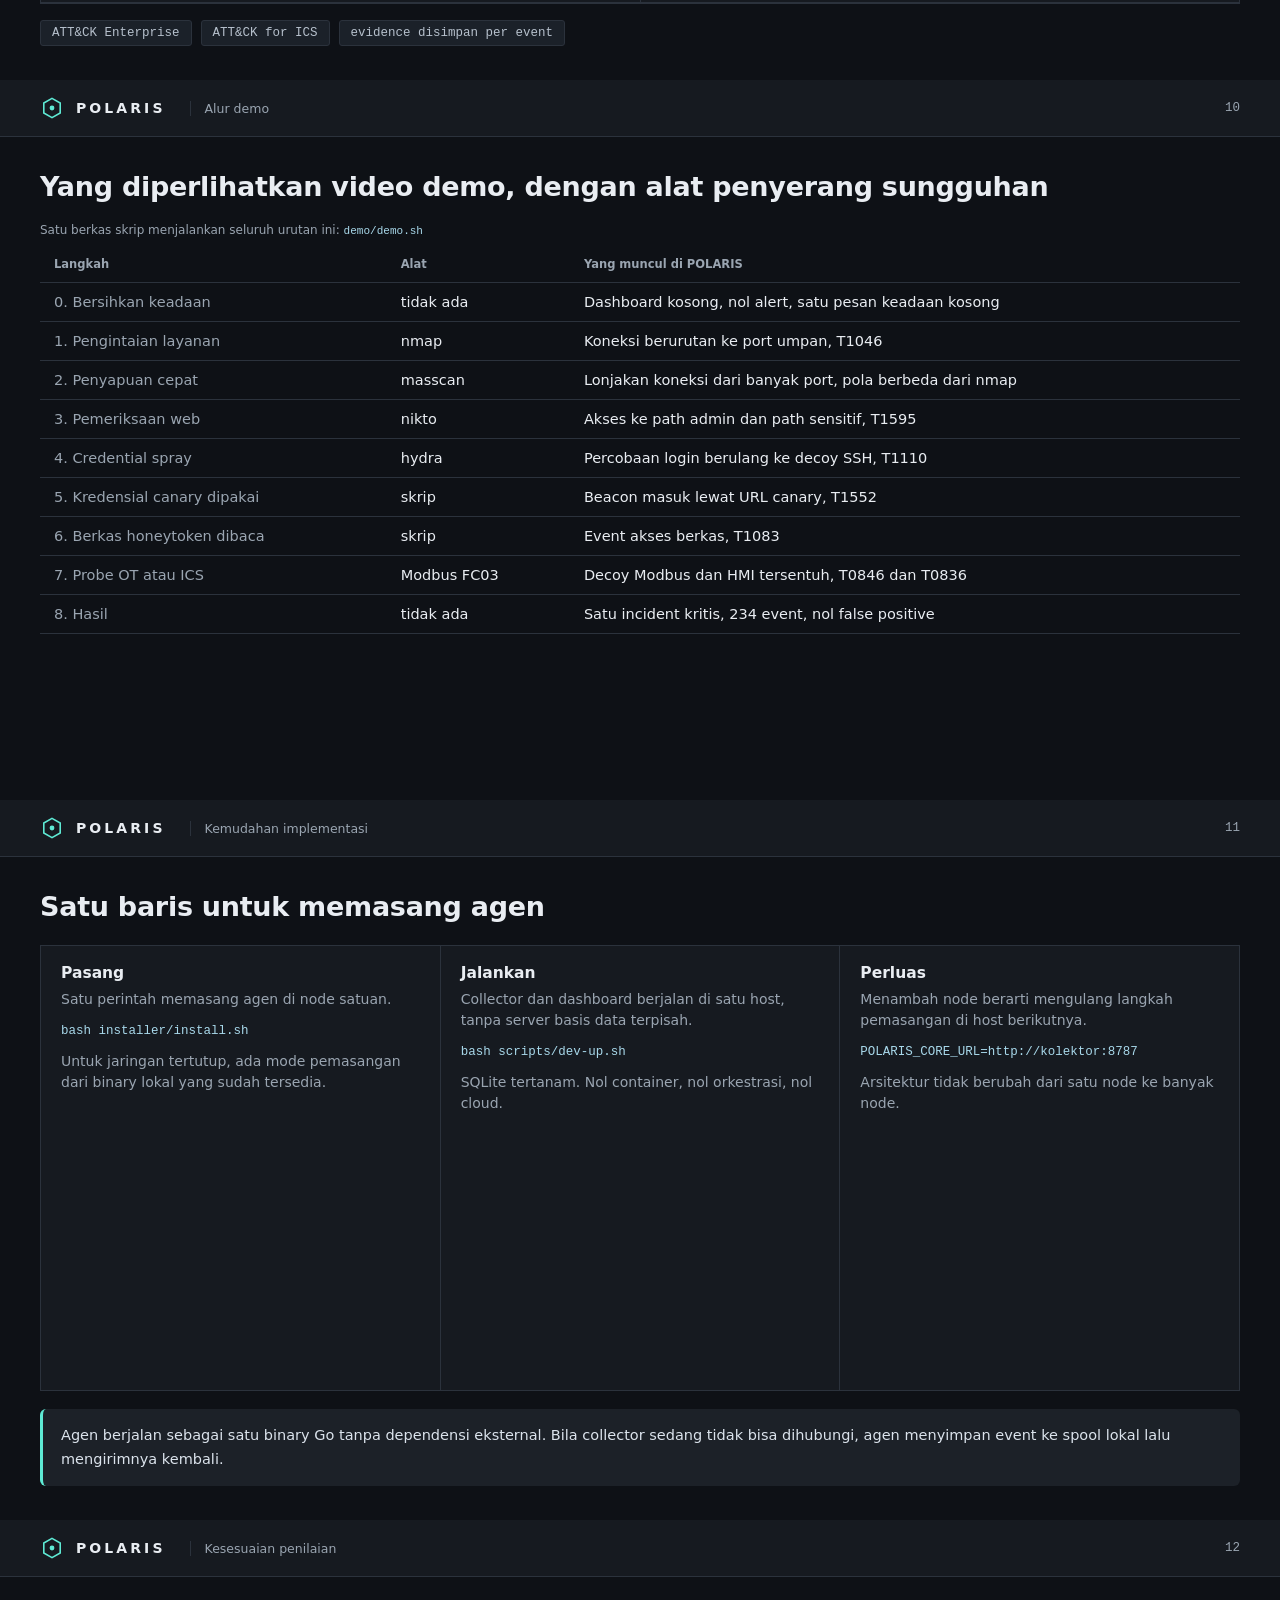
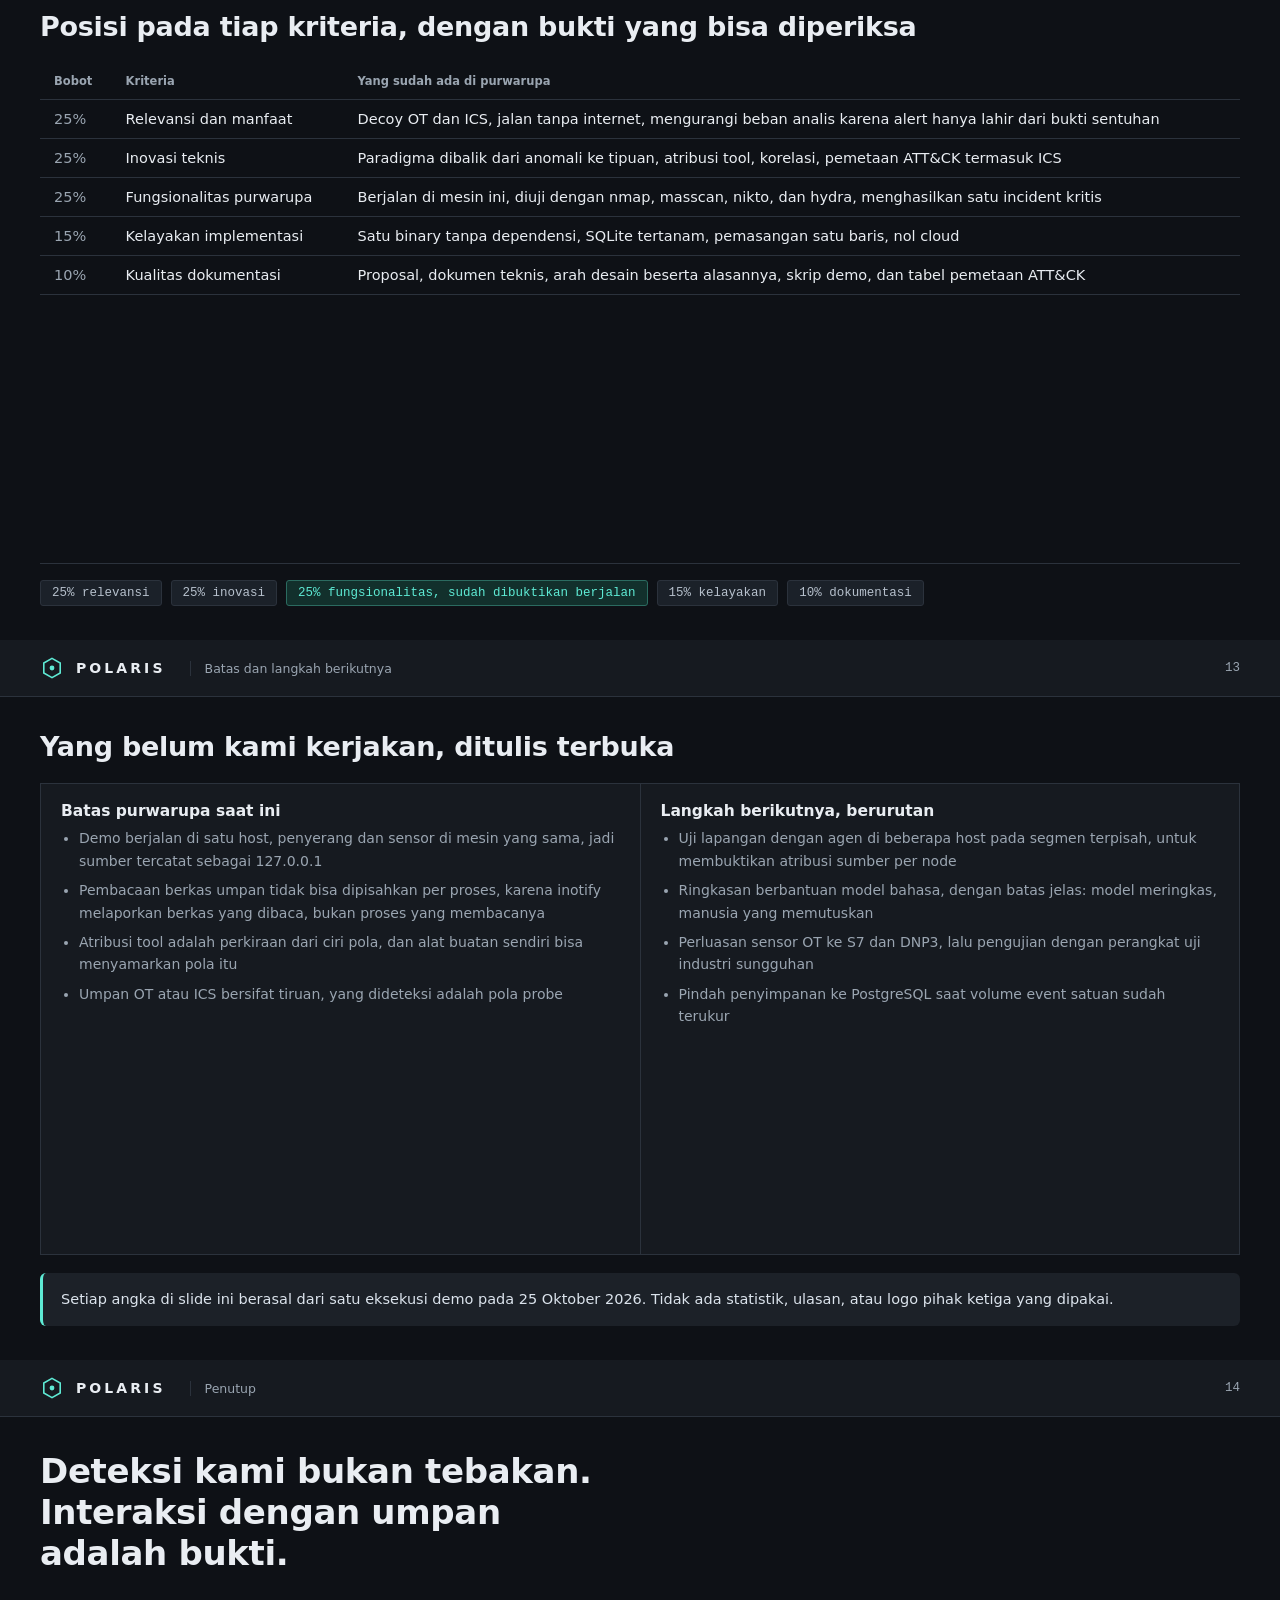
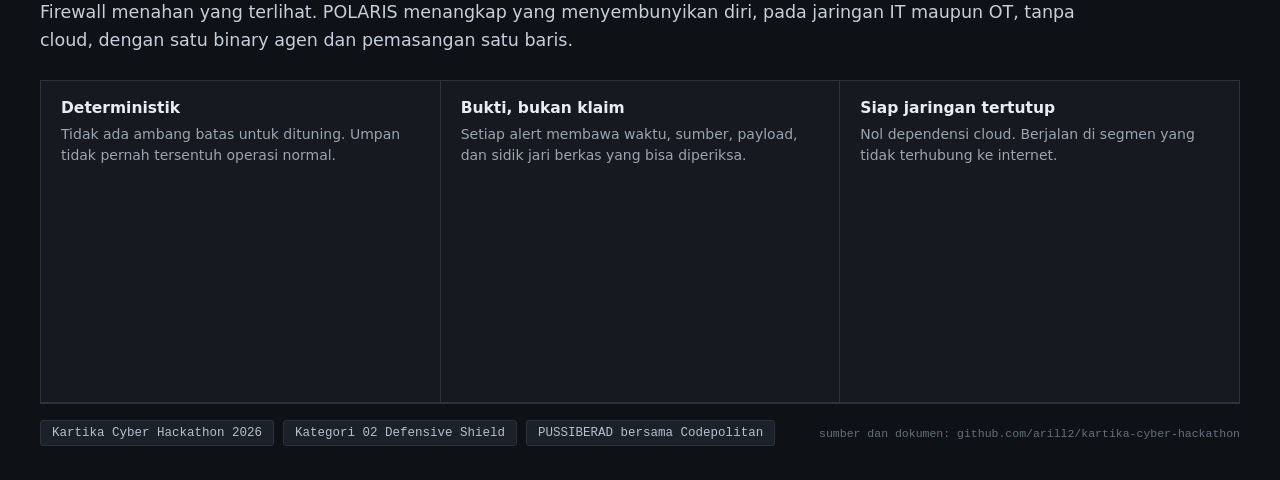
<file: submission/slides.html>
<!doctype html>
<html lang="id">
<head>
<meta charset="utf-8">
<title>POLARIS: slide penjelasan Kartika Cyber Hackathon 2026</title>
<style>
  /* Sumber slide. Hasil ekspor: POLARIS_Slides_Kartika_2026.pdf lewat
     chromium --headless --print-to-pdf. Ukuran tiap slide 1280x720.
     Arah desain dan alasan: DESIGN.md di akar repo. */
  :root{
    --bg:#0e1116; --panel:#161a20; --panel-2:#1c2128; --panel-3:#20262e;
    --seam:#2b323c; --line:#647082;
    --text:#e9edf2; --muted:#9aa5b1; --accent:#5eead4;
    --crit:#ff6b6b; --high:#ff9f43; --med:#e8c547; --ok:#6ddb8f;
    --f-ui:ui-sans-serif,system-ui,"Segoe UI",Roboto,"Helvetica Neue",Arial,sans-serif;
    --f-data:ui-monospace,SFMono-Regular,"SF Mono",Menlo,Consolas,monospace;
  }
  *{box-sizing:border-box}
  @page{size:1280px 720px;margin:0}
  html,body{margin:0;background:#000}
  body{font-family:var(--f-ui);color:var(--text);-webkit-print-color-adjust:exact;print-color-adjust:exact}

  .slide{
    width:1280px;height:720px;background:var(--bg);position:relative;
    overflow:hidden;display:flex;flex-direction:column;
    page-break-after:always;break-after:page
  }
  .slide:last-child{page-break-after:auto;break-after:auto}

  /* kepala slide: nameplate plus nomor */
  .s-head{
    display:flex;align-items:center;gap:12px;padding:16px 40px;
    background:var(--panel);border-bottom:1px solid var(--seam);flex:none
  }
  .s-head svg{width:24px;height:24px;color:var(--accent)}
  .s-head .word{font-weight:750;letter-spacing:.22em;font-size:14px}
  .s-head .sec{font-size:12.5px;color:var(--muted);margin-left:12px;padding-left:14px;border-left:1px solid var(--seam)}
  .s-head .no{margin-left:auto;font-family:var(--f-data);font-size:12.5px;color:var(--muted)}

  .s-body{flex:1;padding:34px 40px;min-height:0;display:flex;flex-direction:column}
  h1{margin:0;font-size:40px;line-height:1.16;letter-spacing:-.02em;font-weight:680}
  h2{margin:0 0 6px;font-size:27px;line-height:1.2;letter-spacing:-.01em;font-weight:660}
  h3{margin:0 0 7px;font-size:15.5px;font-weight:650}
  p{margin:0}
  .lead{font-size:17.5px;line-height:1.55;color:#c6d0dc;max-width:96ch}
  .muted{color:var(--muted)}
  code{font-family:var(--f-data);font-size:.92em;color:#a8d8ea}
  .accent{color:var(--accent)}
  em{font-style:normal;color:var(--accent)}

  /* ---------- cover ---------- */
  .cover .s-body{padding:0;display:grid;grid-template-columns:1fr 300px}
  .cover-main{padding:56px 48px;display:flex;flex-direction:column;justify-content:center}
  .cover-main h1{font-size:52px}
  .cover-main .lead{margin-top:24px;font-size:18.5px}
  .cover-tags{margin-top:34px;display:flex;gap:9px;flex-wrap:wrap}
  .cover-side{background:var(--panel);border-left:1px solid var(--seam);padding:30px 26px;display:flex;flex-direction:column;justify-content:center;gap:0}
  .cover-side .k{font-family:var(--f-data);font-size:11.5px;color:var(--muted);padding-top:16px}
  .cover-side .k:first-child{padding-top:0}
  .cover-side .v{font-size:14.5px;margin-top:3px}
  .cover-side .k,.cover-side .v{border-bottom:1px solid var(--seam);padding-bottom:13px}

  /* ---------- chip ---------- */
  .chip{
    display:inline-block;font-family:var(--f-data);font-size:12.5px;color:#b6c0cc;
    background:#1b2129;border:1px solid var(--seam);border-radius:3px;padding:5px 11px
  }
  .chip.hot{color:var(--accent);border-color:#2b6b60;background:#12302c}

  /* ---------- daftar bernomor ---------- */
  .nums{list-style:none;padding:0;margin:22px 0 0;display:grid;gap:1px;background:var(--seam);border:1px solid var(--seam);flex:1;min-height:0;grid-auto-rows:1fr}
  .nums li{background:var(--bg);display:grid;grid-template-columns:58px 1fr;gap:18px;padding:16px 20px}
  .nums .n{font-family:var(--f-data);font-size:20px;font-weight:700;color:var(--line)}
  .nums p{color:var(--muted);font-size:14.5px;line-height:1.5;max-width:96ch}

  /* ---------- tabel ---------- */
  table{width:100%;border-collapse:collapse;font-size:14.5px}
  caption{text-align:left;color:var(--muted);font-size:12px;padding-bottom:9px}
  th,td{text-align:left;padding:11px 14px;border-bottom:1px solid var(--seam);vertical-align:top}
  thead th{font-size:11.5px;color:var(--muted);font-weight:650}
  tbody tr td:first-child{color:var(--muted)}
  table.split tbody td:last-child{color:var(--text);border-left:1px solid var(--seam);background:var(--panel-2)}
  table.mono td:first-child{font-family:var(--f-data);color:#cfd8e3;white-space:nowrap}

  /* ---------- kotak tiga kolom ---------- */
  /* Baris grid dibuat sama tinggi dan kotaknya memakai warna panel, supaya sisa
     ruang di bawah benar-benar terpakai dan tidak tampak sebagai kekosongan. */
  .cols{display:grid;gap:1px;background:var(--seam);border:1px solid var(--seam);margin-top:20px;flex:1;min-height:0;grid-auto-rows:1fr}
  .cols.c2{grid-template-columns:1fr 1fr}
  .cols.c3{grid-template-columns:repeat(3,1fr)}
  .box{background:var(--panel);padding:18px 20px;min-width:0}
  .box p{color:var(--muted);font-size:14px;line-height:1.5}

  /* ---------- angka besar ---------- */
  /* ---------- baris angka ringkas ---------- */
  /* Dipakai kalau angka pendukung perlu tampil tanpa mendominasi judul slide. */
  .readout{display:grid;grid-template-columns:repeat(5,1fr);gap:1px;background:var(--seam);border:1px solid var(--seam);margin-top:14px}
  .readout div{background:var(--panel);padding:13px 16px}
  .readout b{display:block;font-family:var(--f-data);font-size:23px;font-weight:700;line-height:1;font-variant-numeric:tabular-nums}
  .readout span{display:block;font-size:11.5px;color:var(--muted);margin-top:7px;line-height:1.35}
  .readout .good b{color:var(--ok)}

  .stats{display:grid;grid-template-columns:repeat(5,1fr);gap:1px;background:var(--seam);border:1px solid var(--seam);margin-top:22px}
  .stat{background:var(--panel);padding:20px 18px}
  .stat b{display:block;font-family:var(--f-data);font-size:38px;font-weight:700;line-height:1;font-variant-numeric:tabular-nums}
  .stat span{display:block;font-size:12px;color:var(--muted);margin-top:8px}
  .stat.good b{color:var(--ok)}

  /* ---------- chip port ---------- */
  .ports{list-style:none;padding:0;margin:14px 0 0;display:flex;flex-wrap:wrap;gap:6px}
  .ports li{font-family:var(--f-data);font-size:12px;color:#cfd8e3;background:#1b2129;border:1px solid var(--seam);border-radius:3px;padding:3px 8px}
  .ports li span{color:var(--muted)}

  /* ---------- arsitektur ---------- */
  .arch{display:grid;grid-template-columns:1fr 54px 1fr 54px 1fr;align-items:stretch;gap:0;margin-top:24px;flex:1;min-height:0}
  .arch .node{background:var(--panel);border:1px solid var(--seam);border-radius:6px;padding:18px 18px;display:flex;flex-direction:column;min-width:0}
  .arch .node h3{font-size:15px}
  .arch .node .tag{font-family:var(--f-data);font-size:11.5px;color:var(--accent);margin-bottom:9px}
  .arch .node ul{list-style:none;padding:0;margin:10px 0 0;display:grid;gap:6px;font-size:13.5px;color:var(--muted)}
  .arch .arrow{display:flex;align-items:center;justify-content:center;color:var(--line);font-family:var(--f-data);font-size:11px;text-align:center}

  /* ---------- gambar bukti ---------- */
  /* Tinggi dipatok, bukan flex, karena flex di dalam cetak PDF dihitung berbeda
     oleh mesin cetak dan hasilnya tidak bisa diandalkan. object-fit:cover dipakai
     supaya gambar tidak gepeng saat dipotong. */
  .shot{margin:18px 0 0;border:1px solid var(--line);border-radius:6px;overflow:hidden;background:var(--panel)}
  .shot img{width:100%;display:block}
  .shot.crop{height:352px;border:0;border-radius:0;border-bottom:1px solid var(--seam)}
  .shot.crop img{height:352px;object-fit:cover;object-position:top left}

  /* ---------- spesifikasi ---------- */
  .spec{display:grid;grid-template-columns:1fr auto;margin:0;border-top:1px solid var(--seam)}
  .spec dt{padding:9px 16px;font-size:13px;color:var(--muted);border-bottom:1px solid var(--seam)}
  .spec dd{margin:0;padding:9px 16px;font-family:var(--f-data);font-size:13.5px;text-align:right;border-bottom:1px solid var(--seam);border-left:1px solid var(--seam)}
  .spec dd.hi{color:var(--crit);font-weight:700}
  .spec dd.good{color:var(--ok)}

  .quote{
    border-left:3px solid var(--accent);background:var(--panel-2);border-radius:6px;
    padding:15px 18px;font-size:14.5px;line-height:1.62;color:#dbe3ec;margin-top:18px
  }

  .foot{margin-top:auto;padding-top:16px;border-top:1px solid var(--seam);display:flex;gap:9px;flex-wrap:wrap;align-items:center}
  .foot .sig{margin-left:auto;font-family:var(--f-data);font-size:11.5px;color:var(--line)}

  .two{display:grid;grid-template-columns:1fr 1fr;gap:1px;background:var(--seam);border:1px solid var(--seam);margin-top:20px;flex:1;min-height:0;grid-auto-rows:1fr}
  .mitre-grid{display:grid;grid-template-columns:1fr auto;gap:0;font-size:13.5px}
  .mitre-grid dt{padding:8px 0;color:var(--muted);border-bottom:1px solid var(--seam)}
  .mitre-grid dd{margin:0;padding:8px 0 8px 14px;font-family:var(--f-data);font-size:12.5px;color:#cfd8e3;text-align:right;border-bottom:1px solid var(--seam)}
</style>
</head>
<body>

<!-- ==================================================== 1 cover -->
<section class="slide cover">
  <div class="s-body">
    <div class="cover-main">
      <p class="s-head" style="background:none;border:0;padding:0 0 22px">
        <svg viewBox="0 0 24 24" fill="none" stroke="currentColor" stroke-width="1.6" aria-hidden="true">
          <path d="M12 2.4 20.2 7v10L12 21.6 3.8 17V7z"/><circle cx="12" cy="12" r="2.4" fill="currentColor" stroke="none"/>
        </svg>
        <span class="word">POLARIS</span>
      </p>
      <h1>Firewall menahan yang terlihat.<br><em>POLARIS</em> menangkap yang menyembunyikan diri.</h1>
      <p class="lead">
        Peringatan dini berbasis tipuan untuk jaringan IT dan OT. Setiap interaksi dengan
        umpan adalah bukti intent, bukan tebakan statistik.
      </p>
      <div class="cover-tags">
        <span class="chip hot">deteksi deterministik</span>
        <span class="chip">satu binary Go</span>
        <span class="chip">on-prem dan air-gap</span>
        <span class="chip">MITRE ATT&amp;CK plus ATT&amp;CK for ICS</span>
      </div>
    </div>
    <aside class="cover-side">
      <p class="k">Ajang</p>
      <p class="v">Kartika Cyber Hackathon 2026</p>
      <p class="k">Kategori</p>
      <p class="v">02 Defensive Shield, penangkalan</p>
      <p class="k">Penyelenggara</p>
      <p class="v">PUSSIBERAD bersama Codepolitan</p>
      <p class="k">Status purwarupa</p>
      <p class="v">Berjalan dan sudah diuji dengan alat penyerang sungguhan</p>
    </aside>
  </div>
</section>

<!-- ==================================================== 2 masalah -->
<section class="slide">
  <header class="s-head">
    <svg viewBox="0 0 24 24" fill="none" stroke="currentColor" stroke-width="1.6" aria-hidden="true">
      <path d="M12 2.4 20.2 7v10L12 21.6 3.8 17V7z"/><circle cx="12" cy="12" r="2.4" fill="currentColor" stroke="none"/>
    </svg>
    <span class="word">POLARIS</span><span class="sec">Masalah</span><span class="no">02</span>
  </header>
  <div class="s-body">
    <h2>Tiga masalah struktural, bukan kekurangan alat</h2>
    <p class="lead muted">Ketiganya sudah lama diketahui, dan ketiganya belum selesai.</p>
    <ol class="nums">
      <li><span class="n">01</span><div><h3>Alert fatigue</h3>
        <p>IDS dan SIEM berbasis anomali menghasilkan ratusan sampai ribuan alert per hari,
        mayoritas keliru. Sinyal penting tenggelam, dan analis berhenti mempercayai sistemnya.</p></div></li>
      <li><span class="n">02</span><div><h3>Penyerang yang sudah masuk jadi tak terlihat</h3>
        <p>Perangkat perimeter tidak melihat apa yang terjadi setelah initial access.
        Pemindaian internal, lateral movement, dan pencarian kredensial berjalan di jalur yang
        dianggap tepercaya.</p></div></li>
      <li><span class="n">03</span><div><h3>Konteks jaringan militer</h3>
        <p>Banyak jaringan TNI AD terisolasi atau air-gap, dan mencampur IT dengan OT seperti
        SCADA, PLC, serta HMI. Solusi yang bergantung pada cloud tidak bisa dipasang di sana.</p></div></li>
    </ol>
  </div>
</section>

<!-- ==================================================== 3 inversi -->
<section class="slide">
  <header class="s-head">
    <svg viewBox="0 0 24 24" fill="none" stroke="currentColor" stroke-width="1.6" aria-hidden="true">
      <path d="M12 2.4 20.2 7v10L12 21.6 3.8 17V7z"/><circle cx="12" cy="12" r="2.4" fill="currentColor" stroke="none"/>
    </svg>
    <span class="word">POLARIS</span><span class="sec">Inversi</span><span class="no">03</span>
  </header>
  <div class="s-body">
    <h2>Kesalahan terbesarnya: mencoba menebak arti kata normal</h2>
    <p class="lead">
      Deteksi klasik menghabiskan tenaga untuk memisahkan lalu lintas normal dari yang
      mencurigakan. Pemisahan itu sifatnya probabilistik, dan di situlah false positive lahir.
    </p>
    <p style="font-size:15.5px;color:#dbe3ec;line-height:1.62;margin-top:16px">
      Yang POLARIS lakukan sebagai gantinya: menanam umpan yang secara desain mustahil disentuh
      pengguna sah. Pertanyaannya berubah dari "apakah ini mencurigakan" menjadi "mengapa ada
      yang menyentuh ini", dan jawaban untuk pertanyaan kedua selalu punya bukti.
    </p>
    <div class="cols c3" style="margin-top:16px">
      <div class="box">
        <h3>Port palsu tanpa layanan</h3>
        <p>32 port umpan menerima sambungan. Tidak ada pengguna sah yang punya alasan
        menyentuhnya, jadi tidak ada sinyal jinak yang perlu dipisahkan.</p>
      </div>
      <div class="box">
        <h3>Berkas kredensial tak dipakai</h3>
        <p>11 berkas umpan termasuk <code>.env</code> dan kredensial cloud. Tidak ada proses
        yang seharusnya membacanya, sehingga pembacaan berarti bukti.</p>
      </div>
      <div class="box">
        <h3>Perangkat OT tiruan</h3>
        <p>Decoy Modbus dan HMI meniru perangkat ICS yang tidak ada di topologi nyata. Probe
        protokol OT ke sana tidak punya penjelasan wajar.</p>
      </div>
    </div>
    <div class="quote">
      Umpan tidak pernah tersentuh operasi normal, jadi tidak ada ambang batas untuk dituning
      dan tidak ada sinyal jinak yang perlu dipisahkan pada saat keputusan diambil.
    </div>
  </div>
</section>

<!-- ==================================================== 4 perbandingan -->
<section class="slide">
  <header class="s-head">
    <svg viewBox="0 0 24 24" fill="none" stroke="currentColor" stroke-width="1.6" aria-hidden="true">
      <path d="M12 2.4 20.2 7v10L12 21.6 3.8 17V7z"/><circle cx="12" cy="12" r="2.4" fill="currentColor" stroke="none"/>
    </svg>
    <span class="word">POLARIS</span><span class="sec">Perbandingan</span><span class="no">04</span>
  </header>
  <div class="s-body">
    <h2>Dua pendekatan, satu baris dibaca sebagai pasangan</h2>
    <table class="split" style="margin-top:16px">
      <caption>Setiap baris membandingkan sifat yang sama pada dua pendekatan</caption>
      <thead><tr><th scope="col">IDS atau IPS konvensional</th><th scope="col">POLARIS</th></tr></thead>
      <tbody>
        <tr><td>Deteksi probabilistik lewat anomali</td><td>Deteksi deterministik lewat umpan</td></tr>
        <tr><td>Ribuan alert, banyak yang keliru</td><td>Sedikit alert, semuanya dari bukti sentuhan</td></tr>
        <tr><td>Perlu tuning ambang batas</td><td>Tidak ada ambang batas untuk dituning</td></tr>
        <tr><td>Bergantung pada pola serangan yang sudah dikenal</td><td>Bergantung pada satu fakta: tidak ada pengguna sah di umpan</td></tr>
        <tr><td>Butuh cloud atau threat intelligence</td><td>Sepenuhnya on-prem, jalan di jaringan tertutup</td></tr>
        <tr><td>Hanya IT</td><td>IT dan OT atau ICS</td></tr>
      </tbody>
    </table>
    <div class="foot">
      <span class="chip hot">nol ambang batas untuk dituning</span>
      <span class="chip">setiap alert berasal dari bukti sentuhan</span>
      <span class="sig">perbandingan sifat, bukan perbandingan merek</span>
    </div>
  </div>
</section>

<!-- ==================================================== 5 yang dibangun -->
<section class="slide">
  <header class="s-head">
    <svg viewBox="0 0 24 24" fill="none" stroke="currentColor" stroke-width="1.6" aria-hidden="true">
      <path d="M12 2.4 20.2 7v10L12 21.6 3.8 17V7z"/><circle cx="12" cy="12" r="2.4" fill="currentColor" stroke="none"/>
    </svg>
    <span class="word">POLARIS</span><span class="sec">Yang sudah dibangun</span><span class="no">05</span>
  </header>
  <div class="s-body">
    <h2>Purwarupa yang berjalan, bukan mockup</h2>
    <div class="stats" style="margin-top:16px">
      <div class="stat"><b>32</b><span>listener port umpan</span></div>
      <div class="stat"><b>11</b><span>berkas honeytoken</span></div>
      <div class="stat"><b>2</b><span>decoy OT/ICS (Modbus, HMI)</span></div>
      <div class="stat"><b>12</b><span>teknik ATT&amp;CK</span></div>
      <div class="stat good"><b>0</b><span>dependensi eksternal di agen</span></div>
    </div>
    <div class="cols c2" style="margin-top:16px">
      <div class="box">
        <h3>Umpan pada lapisan jaringan</h3>
        <ul class="ports">
          <li>:21 <span>ftp</span></li><li>:23 <span>telnet</span></li><li>:25 <span>smtp</span></li>
          <li>:80 <span>http</span></li><li>:445 <span>smb</span></li><li>:502 <span>modbus</span></li>
          <li>:2222 <span>ssh</span></li><li>:2375 <span>docker</span></li><li>:3306 <span>mysql</span></li>
          <li>:3389 <span>rdp</span></li><li>:6379 <span>redis</span></li><li>:8080 <span>hmi</span></li>
          <li>:9200 <span>elasticsearch</span></li><li>:27017 <span>mongodb</span></li>
        </ul>
        <p style="margin-top:11px">Daftar lengkapnya 32 port, termasuk NetBIOS, Oracle, MSSQL,
        memcached, VNC, dan WebLogic.</p>
      </div>
      <div class="box">
        <h3>Umpan pada lapisan yang lebih dalam</h3>
        <p><strong style="color:var(--text)">Berkas honeytoken.</strong> <code>.env</code>,
        <code>credentials.txt</code>, <code>id_rsa_backup</code>, <code>.aws/credentials</code>,
        <code>.git/config</code>, <code>vault-token.txt</code>, dan lainnya. Dipantau dengan
        inotify, jadi membaca isinya sudah memicu event.</p>
        <p style="margin-top:10px"><strong style="color:var(--text)">Kredensial canary.</strong>
        Kredensial palsu berisi URL beacon. Siapa pun yang memakainya akan menghubungi URL itu,
        dan itu bukti langsung bahwa kredensial sudah dipanen lalu dipakai.</p>
        <p style="margin-top:10px"><strong style="color:var(--text)">Decoy OT atau ICS.</strong>
        Modbus TCP pada :502, HMI pada :8080, plus banner perangkat dan form login palsu.</p>
      </div>
    </div>
  </div>
</section>

<!-- ==================================================== 6 arsitektur -->
<section class="slide">
  <header class="s-head">
    <svg viewBox="0 0 24 24" fill="none" stroke="currentColor" stroke-width="1.6" aria-hidden="true">
      <path d="M12 2.4 20.2 7v10L12 21.6 3.8 17V7z"/><circle cx="12" cy="12" r="2.4" fill="currentColor" stroke="none"/>
    </svg>
    <span class="word">POLARIS</span><span class="sec">Arsitektur</span><span class="no">06</span>
  </header>
  <div class="s-body">
    <h2>Tiga komponen, satu binary agen, nol infrastruktur baru</h2>
    <div class="arch">
      <div class="node">
        <p class="tag">node satuan</p>
        <h3>Agen Go</h3>
        <ul>
          <li>Menanam umpan dan membuka listener</li>
          <li>Memantau berkas dengan inotify</li>
          <li>Menangkap payload dan permintaan HTTP</li>
          <li>Menyimpan ke spool lokal bila collector mati</li>
          <li>Hanya pustaka standar Go</li>
        </ul>
      </div>
      <div class="arrow">tangkap<br>kirim</div>
      <div class="node">
        <p class="tag">satu collector pusat</p>
        <h3>Collector dan engine</h3>
        <ul>
          <li>Python dan FastAPI</li>
          <li>Menyaring aktivitas jinak yang sudah dikenal</li>
          <li>Menggabungkan event menjadi incident</li>
          <li>Menilai severity dan memetakan ATT&amp;CK</li>
          <li>SQLite tertanam, tanpa server basis data</li>
        </ul>
      </div>
      <div class="arrow">petakan<br>laporkan</div>
      <div class="node">
        <p class="tag">ruang operator</p>
        <h3>Dashboard dan alert</h3>
        <ul>
          <li>Halaman statis, tanpa build step</li>
          <li>Feed langsung lewat WebSocket</li>
          <li>Detail incident, timeline, evidence</li>
          <li>Telegram dan webhook</li>
        </ul>
      </div>
    </div>
    <p class="lead muted" style="margin-top:18px;font-size:15px">
      Satu collector cukup untuk satu satuan. Menambah node hanya menambah agen, tanpa
      mengubah arsitektur.
    </p>
  </div>
</section>

<!-- ==================================================== 7 engine -->
<section class="slide">
  <header class="s-head">
    <svg viewBox="0 0 24 24" fill="none" stroke="currentColor" stroke-width="1.6" aria-hidden="true">
      <path d="M12 2.4 20.2 7v10L12 21.6 3.8 17V7z"/><circle cx="12" cy="12" r="2.4" fill="currentColor" stroke="none"/>
    </svg>
    <span class="word">POLARIS</span><span class="sec">Engine deteksi</span><span class="no">07</span>
  </header>
  <div class="s-body">
    <h2>Empat langkah, semuanya bisa diperiksa ulang</h2>
    <div class="cols c2" style="margin-top:14px">
      <div class="box">
        <h3>Penyaringan aktivitas jinak</h3>
        <p>Health check internal dan pola probe yang sudah dikenal disisihkan ke jalur
        terpisah. Event-nya tetap tersimpan dan tetap bisa dilihat, tetapi tidak menjadi
        incident. Pada demo, 2 event masuk ke jalur ini dan angkanya muncul di dashboard
        sebagai baris Disaring.</p>
        <h3 style="margin-top:16px">Atribusi tool</h3>
        <p>Ciri pola koneksi dipakai untuk menebak alat penyerang. Pada demo, nmap dikenali
        dengan keyakinan 86 persen, dengan masscan dibedakan lewat laju koneksi.</p>
      </div>
      <div class="box">
        <h3>Korelasi dan penilaian</h3>
        <p>Event dari satu sumber digabung menjadi satu incident. Skornya dibentuk dari jenis
        bukti yang terkumpul: kredensial umpan yang terbukti dipakai, akses berkas honeytoken,
        credential brute force, probe protokol OT, pemindaian port, dan pemeriksaan web.</p>
        <h3 style="margin-top:16px">Pemetaan ATT&amp;CK dan ringkasan</h3>
        <p>Setiap incident dipetakan ke teknik ATT&amp;CK, termasuk ATT&amp;CK for ICS, lalu
        diberi ringkasan yang disusun dari data yang tercatat. Ringkasan saat ini
        deterministik: templat yang diisi fakta, bukan model bahasa.</p>
      </div>
    </div>
    <div class="readout">
      <div><b>234</b><span>event mentah masuk</span></div>
      <div><b>2</b><span>event disaring ke jalur terpisah</span></div>
      <div><b>1</b><span>incident hasil korelasi</span></div>
      <div><b>86%</b><span>keyakinan atribusi nmap</span></div>
      <div class="good"><b>0</b><span>false positive</span></div>
    </div>
  </div>
</section>

<!-- ==================================================== 8 bukti -->
<section class="slide">
  <header class="s-head">
    <svg viewBox="0 0 24 24" fill="none" stroke="currentColor" stroke-width="1.6" aria-hidden="true">
      <path d="M12 2.4 20.2 7v10L12 21.6 3.8 17V7z"/><circle cx="12" cy="12" r="2.4" fill="currentColor" stroke="none"/>
    </svg>
    <span class="word">POLARIS</span><span class="sec">Bukti</span><span class="no">08</span>
  </header>
  <div class="s-body">
    <h2>234 event mentah menjadi satu incident, dari serangan sungguhan</h2>
    <div class="arch" style="grid-template-columns:1fr 300px;gap:1px;background:var(--seam);border:1px solid var(--seam);margin-top:16px">
      <div style="background:var(--bg);min-width:0;display:flex;flex-direction:column">
        <div class="shot crop">
          <img src="../site/assets/dashboard-desktop.png" alt="Dashboard POLARIS setelah demo, memperlihatkan log umpan dan satu incident CRITICAL bernilai 410.">
        </div>
        <p class="muted" style="font-size:12.5px;padding:9px 14px;margin-top:auto">
          Log umpan di kiri masih mentah dan berurutan. Incident di tengah adalah hasil
          korelasi. Catatan: URL di log dirender sebagai teks, bukan tautan yang bisa diklik.
        </p>
      </div>
      <div style="background:var(--panel);min-width:0;display:flex;flex-direction:column">
        <dl class="spec" style="border-top:0">
          <dt>Severity</dt><dd class="hi">CRITICAL</dd>
          <dt>Skor</dt><dd class="hi">410</dd>
          <dt>Event ter-korelasi</dt><dd>234</dd>
          <dt>Tool terduga</dt><dd>nmap 86%</dd>
          <dt>Jenis umpan tersentuh</dt><dd>10</dd>
          <dt>Teknik ATT&amp;CK</dt><dd>12</dd>
          <dt>False positive</dt><dd class="good">0</dd>
        </dl>
        <p style="font-size:12.5px;line-height:1.55;color:#c6d0dc;padding:13px 16px">
          Ciri pola mengarah ke nmap dengan keyakinan 86 persen. Probing protokol OT atau ICS
          terdeteksi pada decoy Modbus dan HMI, dan kredensial canary terbukti dipakai.
        </p>
      </div>
    </div>
    <div class="foot">
      <span class="chip hot">nol false positive</span>
      <span class="chip">dinilai deterministik dari bukti sentuhan</span>
      <span class="sig">demo nyata, 25 Oktober 2026, satu host</span>
    </div>
  </div>
</section>

<!-- ==================================================== 9 MITRE -->
<section class="slide">
  <header class="s-head">
    <svg viewBox="0 0 24 24" fill="none" stroke="currentColor" stroke-width="1.6" aria-hidden="true">
      <path d="M12 2.4 20.2 7v10L12 21.6 3.8 17V7z"/><circle cx="12" cy="12" r="2.4" fill="currentColor" stroke="none"/>
    </svg>
    <span class="word">POLARIS</span><span class="sec">Pemetaan dan atribusi</span><span class="no">09</span>
  </header>
  <div class="s-body">
    <h2>Bukan daftar label, tetapi peta yang dibaca per taktik</h2>
    <div class="cols c2" style="margin-top:14px">
      <div class="box">
        <h3>12 teknik dari satu insiden</h3>
        <dl class="mitre-grid">
          <dt>Reconnaissance</dt><dd>T1595</dd>
          <dt>Discovery</dt><dd>T1046, T1083</dd>
          <dt>Initial Access</dt><dd>T1190</dd>
          <dt>Lateral Movement</dt><dd>T1021.004</dd>
          <dt>Credential Access</dt><dd>T1110, T1552</dd>
          <dt>Defense Evasion</dt><dd>T1078</dd>
          <dt>ICS Discovery</dt><dd>T0846</dd>
          <dt>ICS Credential Access</dt><dd>T0812</dd>
          <dt>ICS Impact</dt><dd>T0835, T0836</dd>
        </dl>
        <p style="margin-top:12px">Mencakup rantai lengkap, dari pengintaian sampai upaya
        memanipulasi proses industri.</p>
      </div>
      <div class="box">
        <h3>Dasar atribusi tool, bukan tebakan nama</h3>
        <table class="mono" style="margin-top:8px">
          <thead><tr><th scope="col">Tool</th><th scope="col">Ciri yang menjadi dasar</th></tr></thead>
          <tbody>
            <tr><td>nmap</td><td>Koneksi bertahap per port, jeda tidak rata, ada pemeriksaan versi layanan</td></tr>
            <tr><td>masscan</td><td>Laju sangat tinggi, banyak port pada satu rentang waktu</td></tr>
            <tr><td>hydra</td><td>Percobaan login berulang pada port yang sama</td></tr>
            <tr><td>curl atau wget</td><td>Satu permintaan HTTP dengan satu user agent tetap</td></tr>
          </tbody>
        </table>
      </div>
    </div>
    <div class="foot">
      <span class="chip">ATT&amp;CK Enterprise</span>
      <span class="chip">ATT&amp;CK for ICS</span>
      <span class="chip">evidence disimpan per event</span>
    </div>
  </div>
</section>

<!-- ==================================================== 10 demo -->
<section class="slide">
  <header class="s-head">
    <svg viewBox="0 0 24 24" fill="none" stroke="currentColor" stroke-width="1.6" aria-hidden="true">
      <path d="M12 2.4 20.2 7v10L12 21.6 3.8 17V7z"/><circle cx="12" cy="12" r="2.4" fill="currentColor" stroke="none"/>
    </svg>
    <span class="word">POLARIS</span><span class="sec">Alur demo</span><span class="no">10</span>
  </header>
  <div class="s-body">
    <h2>Yang diperlihatkan video demo, dengan alat penyerang sungguhan</h2>
    <table style="margin-top:14px">
      <caption>Satu berkas skrip menjalankan seluruh urutan ini: <code>demo/demo.sh</code></caption>
      <thead><tr><th scope="col">Langkah</th><th scope="col">Alat</th><th scope="col">Yang muncul di POLARIS</th></tr></thead>
      <tbody>
        <tr><td>0. Bersihkan keadaan</td><td>tidak ada</td><td>Dashboard kosong, nol alert, satu pesan keadaan kosong</td></tr>
        <tr><td>1. Pengintaian layanan</td><td>nmap</td><td>Koneksi berurutan ke port umpan, T1046</td></tr>
        <tr><td>2. Penyapuan cepat</td><td>masscan</td><td>Lonjakan koneksi dari banyak port, pola berbeda dari nmap</td></tr>
        <tr><td>3. Pemeriksaan web</td><td>nikto</td><td>Akses ke path admin dan path sensitif, T1595</td></tr>
        <tr><td>4. Credential spray</td><td>hydra</td><td>Percobaan login berulang ke decoy SSH, T1110</td></tr>
        <tr><td>5. Kredensial canary dipakai</td><td>skrip</td><td>Beacon masuk lewat URL canary, T1552</td></tr>
        <tr><td>6. Berkas honeytoken dibaca</td><td>skrip</td><td>Event akses berkas, T1083</td></tr>
        <tr><td>7. Probe OT atau ICS</td><td>Modbus FC03</td><td>Decoy Modbus dan HMI tersentuh, T0846 dan T0836</td></tr>
        <tr><td>8. Hasil</td><td>tidak ada</td><td>Satu incident kritis, 234 event, nol false positive</td></tr>
      </tbody>
    </table>
  </div>
</section>

<!-- ==================================================== 11 implementasi -->
<section class="slide">
  <header class="s-head">
    <svg viewBox="0 0 24 24" fill="none" stroke="currentColor" stroke-width="1.6" aria-hidden="true">
      <path d="M12 2.4 20.2 7v10L12 21.6 3.8 17V7z"/><circle cx="12" cy="12" r="2.4" fill="currentColor" stroke="none"/>
    </svg>
    <span class="word">POLARIS</span><span class="sec">Kemudahan implementasi</span><span class="no">11</span>
  </header>
  <div class="s-body">
    <h2>Satu baris untuk memasang agen</h2>
    <div class="cols c3" style="margin-top:16px">
      <div class="box">
        <h3>Pasang</h3>
        <p style="margin-bottom:9px">Satu perintah memasang agen di node satuan.</p>
        <p><code style="font-size:12.5px">bash installer/install.sh</code></p>
        <p style="margin-top:10px">Untuk jaringan tertutup, ada mode pemasangan dari binary
        lokal yang sudah tersedia.</p>
      </div>
      <div class="box">
        <h3>Jalankan</h3>
        <p style="margin-bottom:9px">Collector dan dashboard berjalan di satu host, tanpa
        server basis data terpisah.</p>
        <p><code style="font-size:12.5px">bash scripts/dev-up.sh</code></p>
        <p style="margin-top:10px">SQLite tertanam. Nol container, nol orkestrasi, nol cloud.</p>
      </div>
      <div class="box">
        <h3>Perluas</h3>
        <p style="margin-bottom:9px">Menambah node berarti mengulang langkah pemasangan di
        host berikutnya.</p>
        <p><code style="font-size:12.5px">POLARIS_CORE_URL=http://kolektor:8787</code></p>
        <p style="margin-top:10px">Arsitektur tidak berubah dari satu node ke banyak node.</p>
      </div>
    </div>
    <div class="quote">
      Agen berjalan sebagai satu binary Go tanpa dependensi eksternal. Bila collector sedang
      tidak bisa dihubungi, agen menyimpan event ke spool lokal lalu mengirimnya kembali.
    </div>
  </div>
</section>

<!-- ==================================================== 12 kriteria -->
<section class="slide">
  <header class="s-head">
    <svg viewBox="0 0 24 24" fill="none" stroke="currentColor" stroke-width="1.6" aria-hidden="true">
      <path d="M12 2.4 20.2 7v10L12 21.6 3.8 17V7z"/><circle cx="12" cy="12" r="2.4" fill="currentColor" stroke="none"/>
    </svg>
    <span class="word">POLARIS</span><span class="sec">Kesesuaian penilaian</span><span class="no">12</span>
  </header>
  <div class="s-body">
    <h2>Posisi pada tiap kriteria, dengan bukti yang bisa diperiksa</h2>
    <table style="margin-top:14px">
      <thead><tr><th scope="col">Bobot</th><th scope="col">Kriteria</th><th scope="col">Yang sudah ada di purwarupa</th></tr></thead>
      <tbody>
        <tr><td>25%</td><td>Relevansi dan manfaat</td>
          <td>Decoy OT dan ICS, jalan tanpa internet, mengurangi beban analis karena alert
          hanya lahir dari bukti sentuhan</td></tr>
        <tr><td>25%</td><td>Inovasi teknis</td>
          <td>Paradigma dibalik dari anomali ke tipuan, atribusi tool, korelasi, pemetaan
          ATT&amp;CK termasuk ICS</td></tr>
        <tr><td>25%</td><td>Fungsionalitas purwarupa</td>
          <td>Berjalan di mesin ini, diuji dengan nmap, masscan, nikto, dan hydra, menghasilkan
          satu incident kritis</td></tr>
        <tr><td>15%</td><td>Kelayakan implementasi</td>
          <td>Satu binary tanpa dependensi, SQLite tertanam, pemasangan satu baris, nol cloud</td></tr>
        <tr><td>10%</td><td>Kualitas dokumentasi</td>
          <td>Proposal, dokumen teknis, arah desain beserta alasannya, skrip demo, dan tabel
          pemetaan ATT&amp;CK</td></tr>
      </tbody>
    </table>
    <div class="foot">
      <span class="chip">25% relevansi</span>
      <span class="chip">25% inovasi</span>
      <span class="chip hot">25% fungsionalitas, sudah dibuktikan berjalan</span>
      <span class="chip">15% kelayakan</span>
      <span class="chip">10% dokumentasi</span>
    </div>
  </div>
</section>

<!-- ==================================================== 13 batas -->
<section class="slide">
  <header class="s-head">
    <svg viewBox="0 0 24 24" fill="none" stroke="currentColor" stroke-width="1.6" aria-hidden="true">
      <path d="M12 2.4 20.2 7v10L12 21.6 3.8 17V7z"/><circle cx="12" cy="12" r="2.4" fill="currentColor" stroke="none"/>
    </svg>
    <span class="word">POLARIS</span><span class="sec">Batas dan langkah berikutnya</span><span class="no">13</span>
  </header>
  <div class="s-body">
    <h2>Yang belum kami kerjakan, ditulis terbuka</h2>
    <div class="cols c2" style="margin-top:14px">
      <div class="box">
        <h3>Batas purwarupa saat ini</h3>
        <ul style="margin:0;padding-left:18px;color:var(--muted);font-size:14px;line-height:1.6;display:grid;gap:7px">
          <li>Demo berjalan di satu host, penyerang dan sensor di mesin yang sama, jadi sumber
          tercatat sebagai 127.0.0.1</li>
          <li>Pembacaan berkas umpan tidak bisa dipisahkan per proses, karena inotify melaporkan
          berkas yang dibaca, bukan proses yang membacanya</li>
          <li>Atribusi tool adalah perkiraan dari ciri pola, dan alat buatan sendiri bisa
          menyamarkan pola itu</li>
          <li>Umpan OT atau ICS bersifat tiruan, yang dideteksi adalah pola probe</li>
        </ul>
      </div>
      <div class="box">
        <h3>Langkah berikutnya, berurutan</h3>
        <ul style="margin:0;padding-left:18px;color:var(--muted);font-size:14px;line-height:1.6;display:grid;gap:7px">
          <li>Uji lapangan dengan agen di beberapa host pada segmen terpisah, untuk membuktikan
          atribusi sumber per node</li>
          <li>Ringkasan berbantuan model bahasa, dengan batas jelas: model meringkas, manusia
          yang memutuskan</li>
          <li>Perluasan sensor OT ke S7 dan DNP3, lalu pengujian dengan perangkat uji industri
          sungguhan</li>
          <li>Pindah penyimpanan ke PostgreSQL saat volume event satuan sudah terukur</li>
        </ul>
      </div>
    </div>
    <div class="quote">
      Setiap angka di slide ini berasal dari satu eksekusi demo pada 25 Oktober 2026. Tidak ada
      statistik, ulasan, atau logo pihak ketiga yang dipakai.
    </div>
  </div>
</section>

<!-- ==================================================== 14 penutup -->
<section class="slide">
  <header class="s-head">
    <svg viewBox="0 0 24 24" fill="none" stroke="currentColor" stroke-width="1.6" aria-hidden="true">
      <path d="M12 2.4 20.2 7v10L12 21.6 3.8 17V7z"/><circle cx="12" cy="12" r="2.4" fill="currentColor" stroke="none"/>
    </svg>
    <span class="word">POLARIS</span><span class="sec">Penutup</span><span class="no">14</span>
  </header>
  <div class="s-body">
    <h2 style="font-size:34px;max-width:24ch">Deteksi kami bukan tebakan. Interaksi dengan
    umpan adalah bukti.</h2>
    <p class="lead" style="margin-top:20px">
      Firewall menahan yang terlihat. POLARIS menangkap yang menyembunyikan diri, pada jaringan
      IT maupun OT, tanpa cloud, dengan satu binary agen dan pemasangan satu baris.
    </p>
    <div class="cols c3" style="margin-top:26px">
      <div class="box"><h3>Deterministik</h3>
        <p>Tidak ada ambang batas untuk dituning. Umpan tidak pernah tersentuh operasi normal.</p></div>
      <div class="box"><h3>Bukti, bukan klaim</h3>
        <p>Setiap alert membawa waktu, sumber, payload, dan sidik jari berkas yang bisa diperiksa.</p></div>
      <div class="box"><h3>Siap jaringan tertutup</h3>
        <p>Nol dependensi cloud. Berjalan di segmen yang tidak terhubung ke internet.</p></div>
    </div>
    <div class="foot">
      <span class="chip">Kartika Cyber Hackathon 2026</span>
      <span class="chip">Kategori 02 Defensive Shield</span>
      <span class="chip">PUSSIBERAD bersama Codepolitan</span>
      <span class="sig">sumber dan dokumen: github.com/arill2/kartika-cyber-hackathon</span>
    </div>
  </div>
</section>

</body>
</html>
</file>
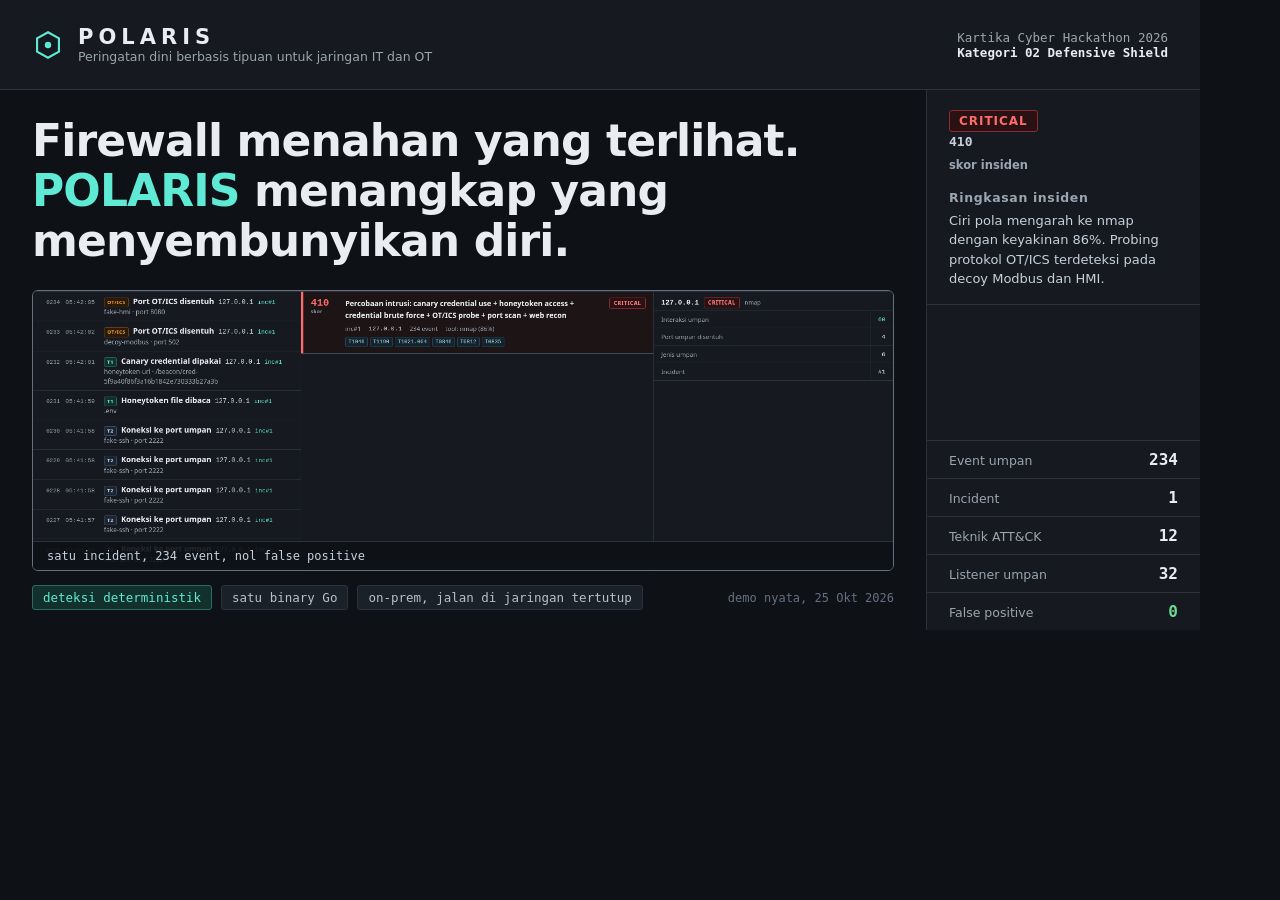
<file: submission/thumbnail.html>
<!doctype html>
<html lang="id">
<head>
<meta charset="utf-8">
<title>POLARIS thumbnail 1200x630</title>
<style>
  /* Sumber gambar thumbnail. Hasil render: thumbnail-1200x630.png.
     Ukuran dipatok 1200x630. Sebagian besar permukaan berwarna rata supaya
     berkas tetap jauh di bawah batas 500 KB. Arah desain dan alasan: DESIGN.md. */
  :root{
    --bg:#0e1116; --panel:#161a20; --panel-2:#1c2128;
    --seam:#2b323c; --line:#647082;
    --text:#e9edf2; --muted:#9aa5b1; --accent:#5eead4;
    --crit:#ff6b6b; --high:#ff9f43; --ok:#6ddb8f;
    --f-ui:ui-sans-serif,system-ui,"Segoe UI",Roboto,"Helvetica Neue",Arial,sans-serif;
    --f-data:ui-monospace,SFMono-Regular,"SF Mono",Menlo,Consolas,monospace;
  }
  *{box-sizing:border-box}
  html,body{margin:0;width:1200px;height:630px;overflow:hidden}
  body{
    background:var(--bg); color:var(--text); font-family:var(--f-ui);
    display:grid; grid-template-columns:1fr 274px; grid-template-rows:auto auto 1fr auto
  }

  header{
    grid-column:1 / -1; grid-row:1; display:flex; align-items:center; gap:14px;
    padding:17px 32px; background:var(--panel); border-bottom:1px solid var(--seam)
  }
  .mark{width:32px;height:32px;color:var(--accent)}
  .brand{display:flex;flex-direction:column;line-height:1.18}
  .name{font-weight:750;letter-spacing:.24em;font-size:21px}
  .tag{font-size:12.5px;color:var(--muted)}
  .kicker{
    margin-left:auto; font-family:var(--f-data); font-size:12.5px;
    color:var(--muted); text-align:right
  }
  .kicker b{display:block;color:var(--text);font-weight:650}

  .headline{grid-column:1; grid-row:2; padding:26px 32px 0; max-width:880px}
  h1{margin:0;font-size:44px;line-height:1.14;letter-spacing:-.02em;font-weight:680}
  h1 em{font-style:normal;color:var(--accent)}

  .shot{
    grid-column:1; grid-row:3; margin:24px 32px 0; overflow:hidden;
    border:1px solid var(--line); border-radius:6px; position:relative;
    background:var(--panel); min-height:0
  }
  .shot img{width:100%;display:block;margin-top:-58px}
  .shot::after{
    content:"satu incident, 234 event, nol false positive";
    position:absolute;left:0;bottom:0;right:0;
    background:rgba(14,17,22,.9); border-top:1px solid var(--seam);
    padding:7px 14px; font-family:var(--f-data); font-size:12px; color:#c6d0dc
  }

  .side{
    grid-row:2 / 5; grid-column:2; background:var(--panel);
    border-left:1px solid var(--seam); display:flex; flex-direction:column
  }
  .verdict{padding:20px 22px 16px;border-bottom:1px solid var(--seam)}
  .sev{
    display:inline-block;font-size:12px;font-weight:800;letter-spacing:.08em;
    background:#2a1113;color:var(--crit);border:1px solid #8b2b31;
    border-radius:3px;padding:3px 9px
  }
  .score{margin:13px 0 0;font-family:var(--f-data);font-size:48px;font-weight:700;line-height:1;color:var(--crit)}
  .score small{display:block;font-family:var(--f-ui);font-size:11.5px;font-weight:600;color:var(--muted);margin-top:6px}
  .verdict h2{margin:16px 0 6px;font-size:12.5px;color:var(--muted);letter-spacing:.05em;font-weight:650}
  .verdict p{margin:0;font-size:13px;line-height:1.48;color:#c6d0dc}

  .side ul{list-style:none;margin:0;padding:0;flex:1;display:flex;flex-direction:column;justify-content:flex-end}
  .side li{
    display:flex;justify-content:space-between;gap:8px;align-items:baseline;
    padding:9px 22px;border-top:1px solid var(--seam)
  }
  .side li span{font-size:12.5px;color:var(--muted)}
  .side li b{font-family:var(--f-data);font-size:16px;font-weight:700;font-variant-numeric:tabular-nums}
  .side li b.ok{color:var(--ok)}

  footer{
    grid-column:1; grid-row:4; padding:14px 32px 20px;
    display:flex; align-items:center; gap:9px; flex-wrap:wrap
  }
  .chip{
    font-family:var(--f-data);font-size:12.5px;color:#b6c0cc;
    background:#1b2129;border:1px solid var(--seam);border-radius:3px;padding:4px 10px
  }
  .chip.hot{color:var(--accent);border-color:#2b6b60;background:#12302c}
  .sig{margin-left:auto;font-size:12px;color:var(--line);font-family:var(--f-data)}
</style>
</head>
<body>

<header>
  <svg class="mark" viewBox="0 0 24 24" fill="none" stroke="currentColor" stroke-width="1.6" aria-hidden="true">
    <path d="M12 2.4 20.2 7v10L12 21.6 3.8 17V7z"/>
    <circle cx="12" cy="12" r="2.4" fill="currentColor" stroke="none"/>
  </svg>
  <span class="brand">
    <span class="name">POLARIS</span>
    <span class="tag">Peringatan dini berbasis tipuan untuk jaringan IT dan OT</span>
  </span>
  <p class="kicker">Kartika Cyber Hackathon 2026<b>Kategori 02 Defensive Shield</b></p>
</header>

<div class="headline">
  <h1>Firewall menahan yang terlihat.<br><em>POLARIS</em> menangkap yang menyembunyikan diri.</h1>
</div>

<div class="shot">
  <img src="../site/assets/dashboard-desktop.png" alt="Dashboard POLARIS setelah demo penyerangan, menampilkan log umpan dan satu incident CRITICAL bernilai 410.">
</div>

<footer>
  <span class="chip hot">deteksi deterministik</span>
  <span class="chip">satu binary Go</span>
  <span class="chip">on-prem, jalan di jaringan tertutup</span>
  <span class="sig">demo nyata, 25 Okt 2026</span>
</footer>

<aside class="side">
  <div class="verdict">
    <span class="sev">CRITICAL</span>
    <p class="score">410<small>skor insiden</small></p>
    <h2>Ringkasan insiden</h2>
    <p>Ciri pola mengarah ke nmap dengan keyakinan 86%. Probing protokol OT/ICS terdeteksi
    pada decoy Modbus dan HMI.</p>
  </div>
  <ul>
    <li><span>Event umpan</span><b>234</b></li>
    <li><span>Incident</span><b>1</b></li>
    <li><span>Teknik ATT&amp;CK</span><b>12</b></li>
    <li><span>Listener umpan</span><b>32</b></li>
    <li><span>False positive</span><b class="ok">0</b></li>
  </ul>
</aside>

</body>
</html>
</file>
<file: style.css>
/* POLARIS landing page
   Direction dan alasan: DESIGN.md. Filter: antislop (R-02 tanpa em dash,
   R-25 kontras dihitung dengan scripts/contrast-check.py, R-27 tiap keadaan,
   R-32 fokus terlihat, R-15 tombol spesifik).
   Tata bahasa visual dipinjam dari referensi yang sama dengan dashboard:
   seam antar blok, nameplate, angka dulu lalu label. */

:root{
  --bg:#0e1116;
  --panel:#161a20;
  --panel-2:#1c2128;
  --panel-3:#20262e;
  --seam:#2b323c;
  --line-strong:#647082;   /* batas kontrol interaktif: 3.48:1 */
  --text:#e9edf2;
  --muted:#9aa5b1;
  --accent:#5eead4;        /* hanya untuk interaksi dan tanda langsung */
  --sev-critical:#ff6b6b;
  --sev-high:#ff9f43;
  --sev-low:#6ddb8f;

  --r-1:3px; --r-2:6px; --r-3:10px;

  --f-ui:ui-sans-serif,system-ui,-apple-system,"Segoe UI",Roboto,"Helvetica Neue",Arial,sans-serif;
  --f-data:ui-monospace,SFMono-Regular,"SF Mono",Menlo,Consolas,"Liberation Mono",monospace;

  --wrap:1180px;
}

*{box-sizing:border-box}
html{scroll-behavior:smooth}
body{
  margin:0; background:var(--bg); color:var(--text);
  font:16px/1.62 var(--f-ui);
  -webkit-text-size-adjust:100%;
}
img{max-width:100%;height:auto;display:block}
h1,h2,h3{margin:0;font-weight:650;line-height:1.22}
p{margin:0}
a{color:var(--accent)}
a:focus-visible,button:focus-visible,[tabindex]:focus-visible{
  outline:2px solid var(--accent); outline-offset:2px; border-radius:var(--r-1);
}
.skip{position:absolute;left:-9999px;top:0;background:var(--accent);color:#0e1116;padding:10px 14px;z-index:99;font-weight:650}
.skip:focus{left:0}
.sr-only{position:absolute;width:1px;height:1px;overflow:hidden;clip:rect(0 0 0 0)}
code{font-family:var(--f-data);font-size:.92em;color:#a8d8ea}

/* ---------------------------------------------------------------- nameplate */
.topbar{
  display:flex;align-items:center;gap:0;flex-wrap:wrap;
  background:var(--panel);border-bottom:1px solid var(--seam);
  position:sticky;top:0;z-index:20
}
.brand{display:flex;align-items:center;gap:12px;padding:13px 22px;border-right:1px solid var(--seam)}
.mark{width:26px;height:26px;color:var(--accent);flex:none}
.brand-text{display:flex;flex-direction:column;line-height:1.2}
.name{font-weight:750;letter-spacing:.22em;font-size:15px}
.tagline{font-size:11.5px;color:var(--muted)}

.sitenav{display:flex;flex-wrap:wrap;flex:1}
.sitenav a{
  color:var(--muted);text-decoration:none;font-size:13px;
  padding:17px 15px;border-right:1px solid var(--seam)
}
.sitenav a:hover{color:var(--text);background:var(--panel-3)}

.repo-link{margin:0;padding:0 22px;font-size:13px;border-left:1px solid var(--seam);align-self:stretch;display:flex;align-items:center}
.repo-link a{text-decoration:none;font-weight:650}
.repo-link a:hover{text-decoration:underline}

/* ---------------------------------------------------------------- hero */
.hero{
  display:grid;grid-template-columns:minmax(0,1.15fr) minmax(0,.85fr);gap:0;
  border-bottom:1px solid var(--seam)
}
.hero-copy{padding:56px 40px 48px 40px;max-width:760px}
.eyebrow{
  font-family:var(--f-data);font-size:11.5px;color:var(--muted);
  letter-spacing:.06em;margin-bottom:16px
}
.hero h1{font-size:clamp(29px,3.5vw,44px);letter-spacing:-.015em}
.lede{margin-top:20px;font-size:17px;color:#cdd6e1;max-width:62ch}
.cta-row{margin-top:28px;display:flex;gap:12px;flex-wrap:wrap}
.cta,.cta-ghost{
  display:inline-block;padding:13px 22px;border-radius:var(--r-2);
  font-size:14.5px;font-weight:650;text-decoration:none;min-height:46px
}
.cta{background:var(--accent);color:#0b1512}
.cta:hover{background:#7ff0dc}
.cta-ghost{border:1px solid var(--line-strong);color:var(--text)}
.cta-ghost:hover{border-color:var(--accent);color:var(--accent)}

.readouts{
  margin:0;display:grid;grid-template-columns:repeat(2,1fr);gap:1px;
  background:var(--seam);flex:1;min-height:0
}
.hero-stats{
  display:flex;flex-direction:column;
  border-left:1px solid var(--seam);background:var(--panel);min-width:0
}
.readout{
  background:var(--panel);display:flex;flex-direction:column-reverse;
  justify-content:center;gap:2px;padding:22px 24px
}
.readout dd{margin:0;font-size:30px;font-weight:700;font-variant-numeric:tabular-nums;letter-spacing:-.02em}
.readout dt{font-size:11.5px;color:var(--muted)}
.readout.ok dd{color:var(--sev-low)}
.readout-note{
  background:var(--panel-2);color:var(--muted);
  font-size:12.5px;padding:13px 24px;margin:0;border-top:1px solid var(--seam)
}

/* ---------------------------------------------------------------- bands */
.band{
  padding:56px 40px;border-bottom:1px solid var(--seam);
  max-width:var(--wrap);margin:0 auto
}
.band.alt{
  background:var(--panel);max-width:none;
  padding-left:max(40px, calc((100% - var(--wrap)) / 2));
  padding-right:max(40px, calc((100% - var(--wrap)) / 2))
}
.band h2{font-size:clamp(21px,2.4vw,27px);letter-spacing:-.01em;margin-bottom:8px}
.band .wide{max-width:74ch;color:#c6d0dc;margin-bottom:30px}
.muted{color:var(--muted);font-size:13.5px}

/* ---------------------------------------------------------------- findings */
.findings{list-style:none;padding:0;margin:26px 0 0;display:grid;gap:1px;background:var(--seam);border:1px solid var(--seam)}
.findings li{background:var(--bg);display:grid;grid-template-columns:64px 1fr;gap:20px;padding:22px 24px}
.findings .num{font-family:var(--f-data);font-size:22px;font-weight:700;color:var(--line-strong)}
.findings h3{font-size:16.5px;margin-bottom:6px}
.findings p{color:var(--muted);font-size:14.5px;max-width:70ch}

/* ---------------------------------------------------------------- compare table */
.compare{width:100%;border-collapse:collapse;font-size:14.5px}
.compare caption{text-align:left;color:var(--muted);font-size:12px;padding-bottom:10px}
.compare th,.compare td{text-align:left;padding:12px 16px;border-bottom:1px solid var(--seam);vertical-align:top}
.compare thead th{font-size:11.5px;color:var(--muted);font-weight:650}
.compare tbody tr td:last-child{color:var(--text);border-left:1px solid var(--seam);background:var(--panel-2)}
.compare tbody tr td:first-child{color:var(--muted)}

/* ---------------------------------------------------------------- tiles */
.tiles{display:grid;grid-template-columns:repeat(auto-fit,minmax(300px,1fr));gap:1px;background:var(--seam);border:1px solid var(--seam);margin-top:8px}
.tile{background:var(--bg);padding:22px 24px;min-width:0}
.band.alt .tile{background:var(--panel-2)}
.tile h3{font-size:15.5px;margin-bottom:8px}

/* daftar port butuh lebar penuh supaya chip tersusun rapi, sisanya tiga kolom */
.tiles.wide-first{grid-template-columns:repeat(3,1fr)}
.tiles.wide-first .tile:first-child{grid-column:1 / -1}

.ports{list-style:none;padding:0;margin:16px 0 0;display:flex;flex-wrap:wrap;gap:6px}
.ports li{
  font-family:var(--f-data);font-size:12px;color:#cfd8e3;
  background:#1b2129;border:1px solid var(--seam);border-radius:var(--r-1);padding:3px 8px
}
.ports li span{color:var(--muted)}

.files{list-style:none;padding:0;margin:16px 0 0;display:grid;gap:1px;background:var(--seam);border-top:1px solid var(--seam)}
.files li{background:var(--bg);padding:7px 4px}
.band.alt .files li{background:var(--panel-2)}

/* ---------------------------------------------------------------- pipeline */
.pipeline{list-style:none;counter-reset:step;padding:0;margin:0;border-left:2px solid var(--line-strong);margin-left:6px}
.pipeline li{counter-increment:step;position:relative;padding:0 0 26px 30px}
.pipeline li::before{
  content:"";position:absolute;left:-8px;top:9px;width:14px;height:14px;
  border-radius:50%;background:var(--bg);border:2px solid var(--accent)
}
.band.alt .pipeline li::before{background:var(--panel)}
.pipeline h3{font-family:var(--f-data);font-size:13px;letter-spacing:.04em;color:var(--accent);margin-bottom:6px}
.pipeline p{color:var(--muted);font-size:14.5px;max-width:72ch}
.pipeline li:last-child{padding-bottom:0}

/* ---------------------------------------------------------------- evidence */
.shot{margin:0 0 34px}
.shot img{border:1px solid var(--line-strong);border-radius:var(--r-2)}
.shot figcaption{color:var(--muted);font-size:13px;margin-top:12px;max-width:80ch}
.shot figcaption strong{color:var(--text);font-weight:650}

.verdict{border:1px solid var(--seam);border-left:3px solid var(--accent);border-radius:var(--r-2);background:var(--panel);padding:0;margin-bottom:34px;display:grid;grid-template-columns:minmax(0,1.5fr) minmax(0,1fr)}
.verdict h3{font-size:12px;color:var(--muted);letter-spacing:.06em;padding:18px 24px 0;grid-column:1/-1}
.quote{margin:0;padding:12px 24px 24px;font-size:15px;line-height:1.75;color:#dbe3ec}
.spec{display:grid;grid-template-columns:1fr auto;margin:0;border-left:1px solid var(--seam)}
.spec dt{padding:11px 20px;font-size:12.5px;color:var(--muted);border-bottom:1px solid var(--seam);align-self:end}
.spec dd{margin:0;padding:11px 20px;font-family:var(--f-data);font-size:13px;text-align:right;border-bottom:1px solid var(--seam);border-left:1px solid var(--seam)}
.spec dd.hi{color:var(--sev-critical);font-weight:700}

.mitre{display:grid;grid-template-columns:1fr auto;margin:16px 0 0;gap:0;border-top:1px solid var(--seam)}
.mitre dt{padding:6px 0;font-size:12.5px;color:var(--muted);border-bottom:1px solid var(--seam)}
.mitre dd{margin:0;padding:6px 0 6px 14px;font-family:var(--f-data);font-size:12px;color:#cfd8e3;text-align:right;border-bottom:1px solid var(--seam)}

.mini{width:100%;border-collapse:collapse;font-size:13px;margin-top:16px}
.mini th,.mini td{text-align:left;padding:8px 10px;border-bottom:1px solid var(--seam);vertical-align:top}
.mini th{font-size:11px;color:var(--muted);font-weight:650}
.mini td:first-child{font-family:var(--f-data);color:#cfd8e3;white-space:nowrap}
.mini td:last-child{color:var(--muted)}

/* ---------------------------------------------------------------- code tiles */
.code pre{
  margin:14px 0 12px;background:#0b0e12;border:1px solid var(--seam);
  border-radius:var(--r-2);padding:13px 14px;overflow-x:auto;font-size:12.5px
}
.code pre code{color:#b8e6d9;white-space:pre-wrap;overflow-wrap:anywhere}

/* ---------------------------------------------------------------- limits */
.limits{list-style:none;padding:0;margin:0;display:grid;gap:1px;background:var(--seam);border:1px solid var(--seam)}
.limits li{background:var(--bg);padding:18px 22px;font-size:14.5px;color:var(--muted);max-width:none}
.limits strong{color:var(--text);font-weight:650}

/* ---------------------------------------------------------------- footer */
.footer{
  background:var(--panel);border-top:1px solid var(--seam);
  padding:40px max(40px, calc((100% - var(--wrap)) / 2))
}
.footer-grid{display:grid;grid-template-columns:repeat(auto-fit,minmax(230px,1fr));gap:30px}
.footer h2{font-size:11.5px;color:var(--muted);letter-spacing:.08em;margin-bottom:10px}
.footer p{font-size:13.5px;color:#c6d0dc;max-width:38ch}
.footer ul{list-style:none;padding:0;margin:0;display:grid;gap:7px;font-size:13.5px}
.footer a{text-decoration:none}
.footer a:hover{text-decoration:underline}
.foot-note{
  border-top:1px solid var(--seam);padding-top:20px;margin:32px 0 0;
  color:var(--muted);font-size:12.5px;max-width:92ch
}

/* ---------------------------------------------------------------- small screens */
@media (max-width:900px){
  .hero{grid-template-columns:1fr}
  .hero-copy{padding:38px 22px 30px}
  .hero-stats{border-left:0;border-top:1px solid var(--seam)}
  .band{padding:40px 22px}
  .band.alt{padding-left:22px;padding-right:22px}

  /* kepala halaman jadi tiga baris rata di layar sempit, dan berhenti menempel
     supaya tidak memakan tinggi layar ponsel */
  .topbar{position:static;flex-direction:column;align-items:stretch}
  .brand{border-right:0;border-bottom:1px solid var(--seam)}
  .sitenav{order:2;width:100%}
  .sitenav a{flex:1 1 24%;text-align:center;padding:12px 6px;border-right:1px solid var(--seam);border-bottom:1px solid var(--seam)}
  .repo-link{order:3;width:100%;padding:12px 16px;justify-content:center;border-left:0;border-top:1px solid var(--seam)}

  .verdict{grid-template-columns:1fr}
  .spec{border-left:0;border-top:1px solid var(--seam)}
  .findings li{grid-template-columns:44px 1fr;gap:14px;padding:18px}
  .footer{padding:32px 22px}
}
@media (max-width:1000px){
  .tiles.wide-first{grid-template-columns:repeat(2,1fr)}
}
@media (max-width:700px){
  .tiles.wide-first{grid-template-columns:1fr}
}@media (max-width:520px){
  .readout{padding:16px}
  .readout dd{font-size:25px}
  .brand,.repo-link{padding-left:16px;padding-right:16px}
}

/* Konsol dan halaman ini gelap karena alasan operasional: ruang SOC bekerja
   dengan lampu rendah selama shift panjang, dan halaman harus sewarna dengan
   perangkat yang dibaca di sana. Ini pilihan branding, bukan default. */
::selection{background:var(--accent);color:#0b1512}

@media (prefers-reduced-motion:reduce){
  html{scroll-behavior:auto}
  *{transition:none !important;animation:none !important}
}
</file>
<file: dashboard/style.css>
/* POLARIS console
   Direction + cited references: DESIGN.md.
   Filter: antislop (R-25 contrast verified with antislop-human/scripts/contrast-check.py,
   R-27 states, R-32 keyboard, R-10/12/13 dose caps).
   Reference grammar borrowed from: CROX (tiles joined by one seam, nameplate type,
   numbers before adjectives), Rubens Cantuni (monospace log pane), .txt (terminal rows). */

:root{
  --bg:#0e1116;
  --panel:#161a20;
  --panel-2:#1c2128;
  --panel-3:#20262e;
  --seam:#2b323c;          /* seam between static tiles (decorative) */
  --line-strong:#647082;   /* boundary of interactive rows: 3.48:1 */
  --text:#e9edf2;
  --muted:#9aa5b1;
  --accent:#5eead4;        /* interaction only: focus, live, active */
  --sev-critical:#ff6b6b;
  --sev-high:#ff9f43;
  --sev-medium:#e8c547;
  --sev-low:#6ddb8f;

  --r-1:3px; --r-2:6px; --r-3:10px;

  --f-ui:ui-sans-serif,system-ui,-apple-system,"Segoe UI",Roboto,"Helvetica Neue",Arial,sans-serif;
  --f-data:ui-monospace,SFMono-Regular,"SF Mono",Menlo,Consolas,"Liberation Mono",monospace;
}

*{box-sizing:border-box}
html,body{margin:0}
body{
  background:var(--bg); color:var(--text);
  font:14.5px/1.5 var(--f-ui);
  display:flex; flex-direction:column;
  height:100vh; overflow:hidden;   /* console: satu layar, tiap panel scroll sendiri */
}
h2,h3,h4{margin:0;font-weight:650}
.sr-only{position:absolute;width:1px;height:1px;padding:0;margin:-1px;overflow:hidden;clip:rect(0 0 0 0);white-space:nowrap;border:0}
.skip{position:absolute;left:-9999px;top:0;background:var(--accent);color:#0e1116;padding:10px 14px;z-index:99}
.skip:focus{left:0}

/* ---------------------------------------------------------------- focus (R-32) */
a:focus-visible,button:focus-visible,[tabindex]:focus-visible{
  outline:2px solid var(--accent); outline-offset:1px; border-radius:var(--r-1);
}

/* ---------------------------------------------------------------- nameplate header */
.topbar{
  display:flex;align-items:stretch;gap:0;flex-wrap:wrap;
  background:var(--panel);border-bottom:1px solid var(--seam)
}
.brand{display:flex;align-items:center;gap:12px;padding:13px 20px;border-right:1px solid var(--seam)}
.mark{width:24px;height:24px;color:var(--accent);flex:none}
.brand-text{display:flex;flex-direction:column;line-height:1.2}
.name{font-weight:750;letter-spacing:.22em;font-size:15px}
.tagline{font-size:11px;color:var(--muted);letter-spacing:.03em}

/* numbers before adjectives (CROX): nilai dulu, label di bawah */
.readouts{display:flex;align-items:stretch;flex:1;flex-wrap:wrap;margin:0}
.readout{
  display:flex;flex-direction:column-reverse;justify-content:center;gap:1px;
  padding:9px 20px;border-right:1px solid var(--seam);min-width:104px
}
.readout dd{margin:0;font-size:21px;font-weight:700;font-variant-numeric:tabular-nums;letter-spacing:-.01em}
.readout dt{font-size:10.5px;color:var(--muted);letter-spacing:.03em;text-transform:none}
.readout.ok dd{color:var(--sev-low)}

.conn{display:flex;align-items:center;gap:8px;margin:0;padding:0 20px;font-size:12px;color:var(--muted);border-left:1px solid var(--seam)}
.conn .dot{width:8px;height:8px;border-radius:50%;background:var(--muted);flex:none}
.conn[data-state="live"]{color:var(--text)}
.conn[data-state="live"] .dot{background:var(--accent)}
.conn[data-state="down"] .dot{background:var(--sev-critical)}

.banner{margin:0;padding:10px 20px;background:#2a1113;color:#ff7b7b;border-bottom:1px solid var(--sev-critical);font-size:13px}

/* ---------------------------------------------------------------- seam-joined tiles */
.grid{
  display:grid;gap:1px;background:var(--seam);flex:1;min-height:0;align-items:stretch
}
@media (min-width:1500px){ .grid{grid-template-columns:.95fr 1.25fr .85fr} }
@media (min-width:1000px) and (max-width:1499px){ .grid{grid-template-columns:1fr 1fr;overflow-y:auto} }
@media (max-width:999px){
  body{height:auto;overflow:auto}
  .grid{grid-template-columns:1fr}
  .feed,.incidents,.attackers{max-height:62vh}
  .topbar{flex-direction:column;align-items:stretch}
  .brand{border-right:0;border-bottom:1px solid var(--seam)}
  .readouts{display:grid;grid-template-columns:repeat(3,1fr)}
  .readout{min-width:0;padding:9px 13px;border-bottom:1px solid var(--seam)}
  .conn{border-left:0;padding:9px 14px}
  .ev{grid-template-columns:34px 58px 1fr;gap:8px}
}

.panel{background:var(--panel);display:flex;flex-direction:column;min-width:0;min-height:0;overflow:hidden}
.panel-head{
  display:flex;align-items:baseline;justify-content:space-between;gap:10px;
  padding:11px 16px;border-bottom:1px solid var(--seam);background:var(--panel-2)
}
.panel-head h2{font-size:12.5px;letter-spacing:.05em;color:#cbd6e2;font-weight:650}
.count{font-family:var(--f-data);font-size:11px;color:var(--muted)}
.state{padding:30px 18px;color:var(--muted);font-size:13.5px;text-align:center;margin:0;list-style:none}
.state.error{color:#ff7b7b}

.feed,.incidents,.attackers{overflow-y:auto;padding:0;margin:0;flex:1;min-height:0}
.feed,.attackers{list-style:none}
.feed::-webkit-scrollbar,.incidents::-webkit-scrollbar,.attackers::-webkit-scrollbar{width:10px}
.feed::-webkit-scrollbar-thumb,.incidents::-webkit-scrollbar-thumb,.attackers::-webkit-scrollbar-thumb{background:#39424f;border-radius:0}

/* ---------------------------------------------------------------- log rows (feed) */
.ev{display:grid;grid-template-columns:38px 62px 1fr;gap:10px;padding:7px 12px;align-items:baseline}
.ev + .ev{border-top:1px solid var(--seam)}
.ev.fresh{background:#1b2f33}
.ev .idx{font-family:var(--f-data);font-size:10.5px;color:var(--muted);text-align:right}
.ev time{font-family:var(--f-data);font-size:11.5px;color:var(--muted)}
.ev .head{display:flex;gap:8px;align-items:baseline;flex-wrap:wrap}
.ev .label{font-weight:650}
.ev .ip{font-family:var(--f-data);font-size:12px;color:#cfd8e3}
.ev .inc-ref{font-family:var(--f-data);font-size:11px;color:var(--accent)}
.ev .detail{color:var(--muted);font-size:12px;overflow-wrap:anywhere}

.chip{font-size:9.5px;font-weight:700;border-radius:var(--r-1);padding:1px 5px;border:1px solid;white-space:nowrap;letter-spacing:.04em}
.chip-t1{background:#12302c;color:var(--accent);border-color:#2b6b60}
.chip-t2{background:#1b2430;color:#b7c9dd;border-color:#3f5165}
.chip-ot{background:#2a1a08;color:var(--sev-high);border-color:#6b4318}

/* ---------------------------------------------------------------- incident rows (interactive) */
.inc{
  display:block;width:100%;text-align:left;font:inherit;color:inherit;cursor:pointer;
  background:var(--panel);border:0;border-bottom:1px solid var(--line-strong);
  border-left:4px solid var(--muted);padding:11px 14px;min-height:44px;
  transition:background-color .12s ease
}
.inc:hover{background:var(--panel-3)}
.inc.sev-critical{border-left-color:var(--sev-critical);background:#1d1416}
.inc.sev-critical:hover{background:#251a1d}
.inc.sev-high{border-left-color:var(--sev-high)}
.inc.sev-medium{border-left-color:var(--sev-medium)}
.inc.sev-low{border-left-color:var(--sev-low)}
.inc .row{display:grid;grid-template-columns:52px 1fr auto;gap:12px;align-items:start}
.inc .score{font-family:var(--f-data);font-size:19px;font-weight:700;line-height:1.1;color:var(--sev-medium)}
.inc.sev-critical .score{color:var(--sev-critical)}
.inc.sev-high .score{color:var(--sev-high)}
.inc.sev-low .score{color:var(--sev-low)}
.inc .score small{display:block;font-family:var(--f-ui);font-size:9.5px;font-weight:600;color:var(--muted);letter-spacing:.04em}
.inc .title{font-weight:650;font-size:13.5px;overflow-wrap:anywhere}
.inc .meta{display:flex;gap:14px;flex-wrap:wrap;color:var(--muted);font-size:11.5px;margin-top:5px}
.inc .meta code{font-family:var(--f-data);color:#cfd8e3}

.sev{font-size:10px;font-weight:800;padding:2px 7px;border-radius:var(--r-1);white-space:nowrap;letter-spacing:.06em;border:1px solid}
.sev.critical{background:#2a1113;color:#ff7b7b;border-color:#8b2b31}
.sev.high{background:#2a1a08;color:#ffa95c;border-color:#7a4a15}
.sev.medium{background:#2a2410;color:#f0cd5a;border-color:#6f6120}
.sev.low{background:#0c2417;color:#7fe0a0;border-color:#1f5e37}

.tags{display:flex;gap:4px;flex-wrap:wrap}
.tag{font-family:var(--f-data);font-size:10px;background:#12232e;border:1px solid #2c4a5c;color:#a8d8ea;border-radius:var(--r-1);padding:1px 5px}
.inc .tags{margin-top:7px}

.mitre{display:flex;flex-direction:column}
.mitre-row{display:grid;grid-template-columns:180px 1fr;gap:12px;padding:7px 0;border-bottom:1px solid var(--seam);align-items:start}
.tactic{font-size:11.5px;color:var(--muted);padding-top:2px}
@media (max-width:660px){ .mitre-row{grid-template-columns:1fr;gap:5px} }

/* ---------------------------------------------------------------- readout list (attackers, spec-sheet style) */
.spec{display:grid;grid-template-columns:1fr auto;gap:0;border-top:1px solid var(--seam)}
.spec > dt{padding:7px 14px;font-size:11.5px;color:var(--muted);border-bottom:1px solid var(--seam)}
.spec > dd{margin:0;padding:7px 14px;font-family:var(--f-data);font-size:11.5px;text-align:right;border-bottom:1px solid var(--seam);border-left:1px solid var(--seam)}
.spec > dd.hi{color:var(--accent)}
.atk-head{display:flex;align-items:center;gap:9px;padding:10px 14px 4px;flex-wrap:wrap}
.atk-head .ip{font-family:var(--f-data);font-weight:700;font-size:13px;color:#e9edf2}
.atk-sep{height:1px;background:var(--seam)}

.decoys{border-top:1px solid var(--seam);background:var(--panel-2)}
.decoys h3{font-size:11px;color:var(--muted);padding:10px 14px 6px}
.decoys-list{display:flex;flex-wrap:wrap;gap:5px;list-style:none;padding:0 14px 13px;margin:0}
.decoys-list li{font-family:var(--f-data);font-size:10.5px;background:#1b2129;border:1px solid var(--seam);color:#b6c0cc;border-radius:var(--r-1);padding:2px 7px}

/* ---------------------------------------------------------------- modal */
.modal{position:fixed;inset:0;background:rgba(8,11,15,.84);display:grid;place-items:center;z-index:50;padding:18px}
.modal[hidden]{display:none}
.modal-box{
  background:var(--panel);border:1px solid var(--line-strong);border-radius:var(--r-3);
  width:min(900px,100%);max-height:88vh;overflow-y:auto;padding:22px 24px;position:relative
}
.close{
  position:absolute;top:14px;right:16px;font:inherit;font-size:12px;cursor:pointer;
  background:var(--panel-2);color:var(--text);border:1px solid var(--line-strong);
  border-radius:var(--r-2);padding:7px 12px;min-height:36px
}
.close:hover{border-color:var(--accent)}

.m-title{font-size:19px;font-weight:700;margin:0 90px 8px 0;line-height:1.3}
.m-sub{color:var(--muted);font-size:12.5px;margin:0 0 16px}
.m-sub code{font-family:var(--f-data);color:var(--text)}
.m-sum{background:var(--panel-2);border-left:3px solid var(--accent);border-radius:var(--r-2);padding:12px 14px;font-size:13.5px;line-height:1.62;margin:0}
.m-h{font-size:11px;color:var(--muted);letter-spacing:.06em;margin:20px 0 8px}
.tl{border-left:2px solid var(--line-strong);margin:0 0 0 5px;padding:0 0 0 14px;list-style:none}
.tl li{position:relative;padding:5px 0}
.tl li::before{content:"";position:absolute;left:-19px;top:11px;width:7px;height:7px;border-radius:50%;background:var(--accent)}
.tl .when{color:var(--muted);font-size:11px;font-family:var(--f-data)}
table{width:100%;border-collapse:collapse;font-size:12px}
caption{text-align:left;color:var(--muted);font-size:11px;padding-bottom:6px}
th,td{text-align:left;padding:6px 8px;border-bottom:1px solid var(--seam);vertical-align:top}
th{color:var(--muted);font-weight:600;font-size:10.5px}
td code{font-family:var(--f-data);color:#a8d8ea}
.table-wrap{overflow-x:auto}

@media (prefers-reduced-motion:reduce){ *{transition:none !important;animation:none !important} }
</file>
